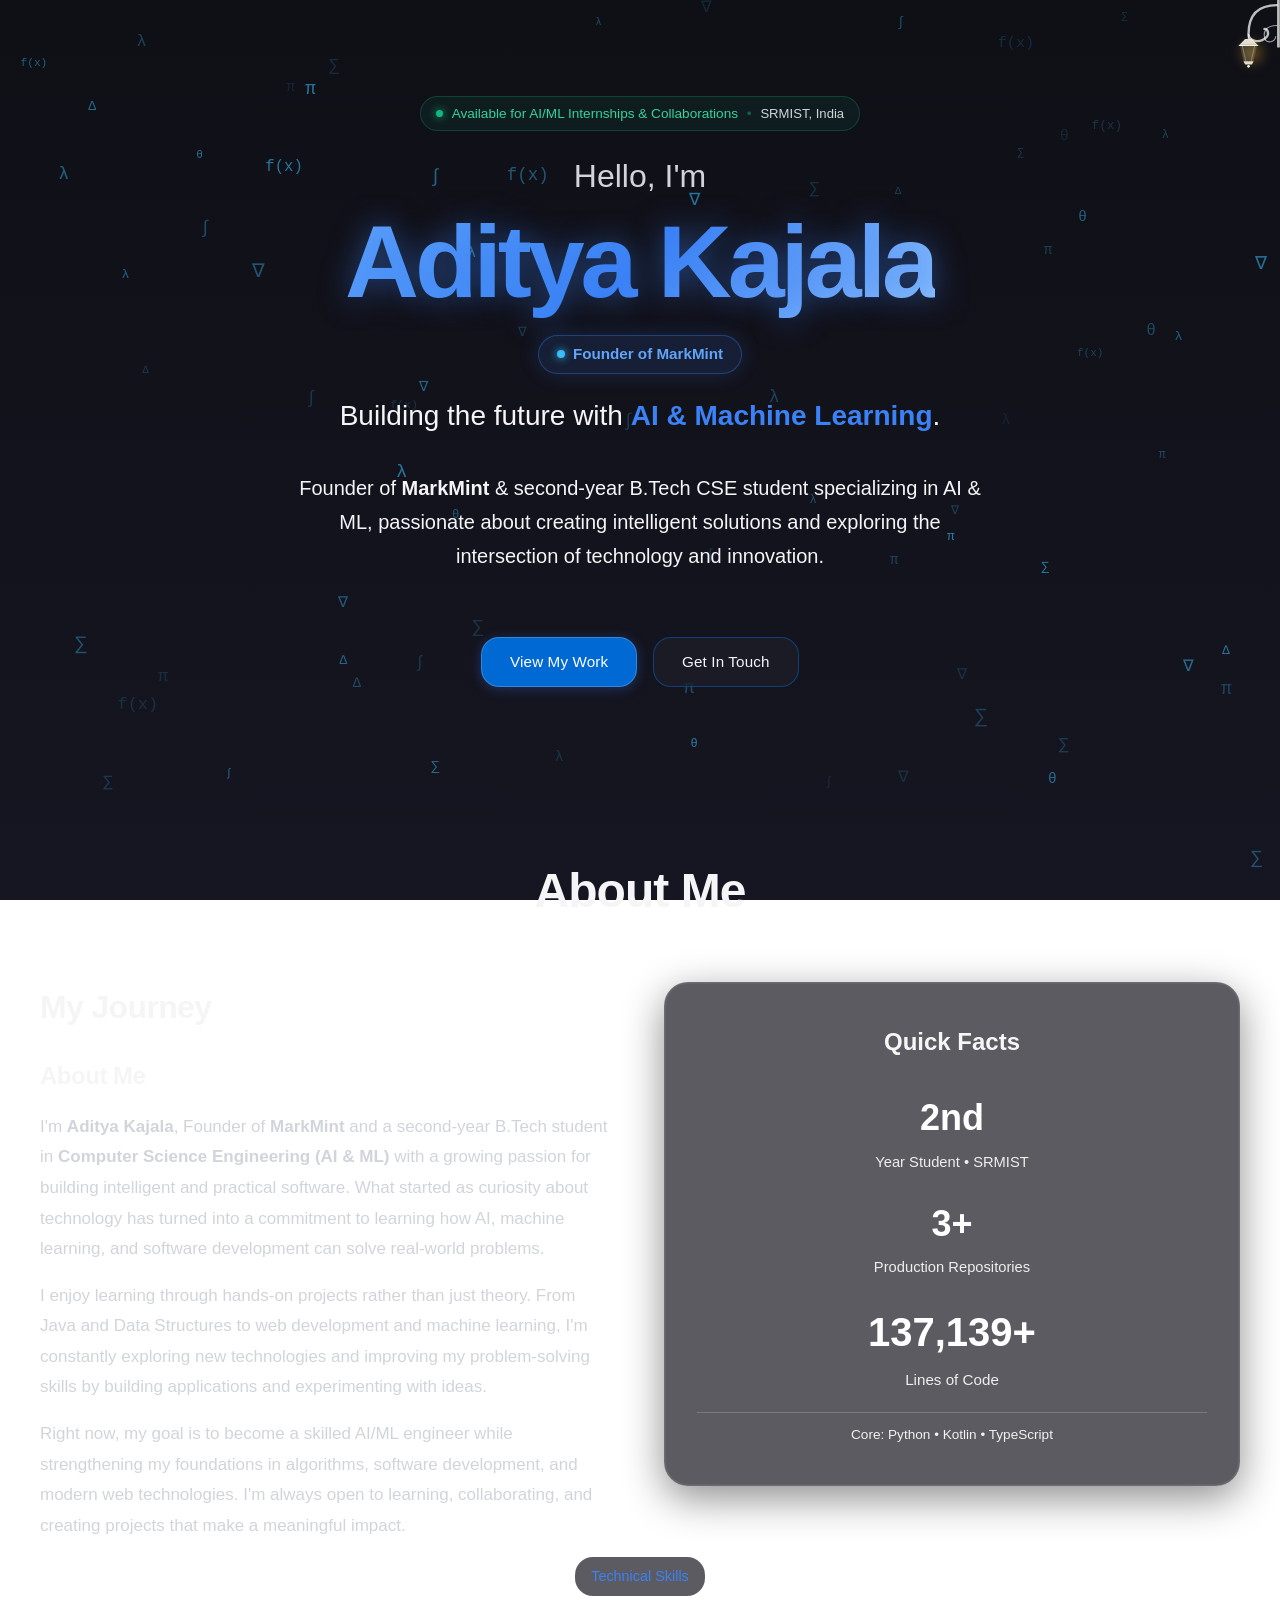
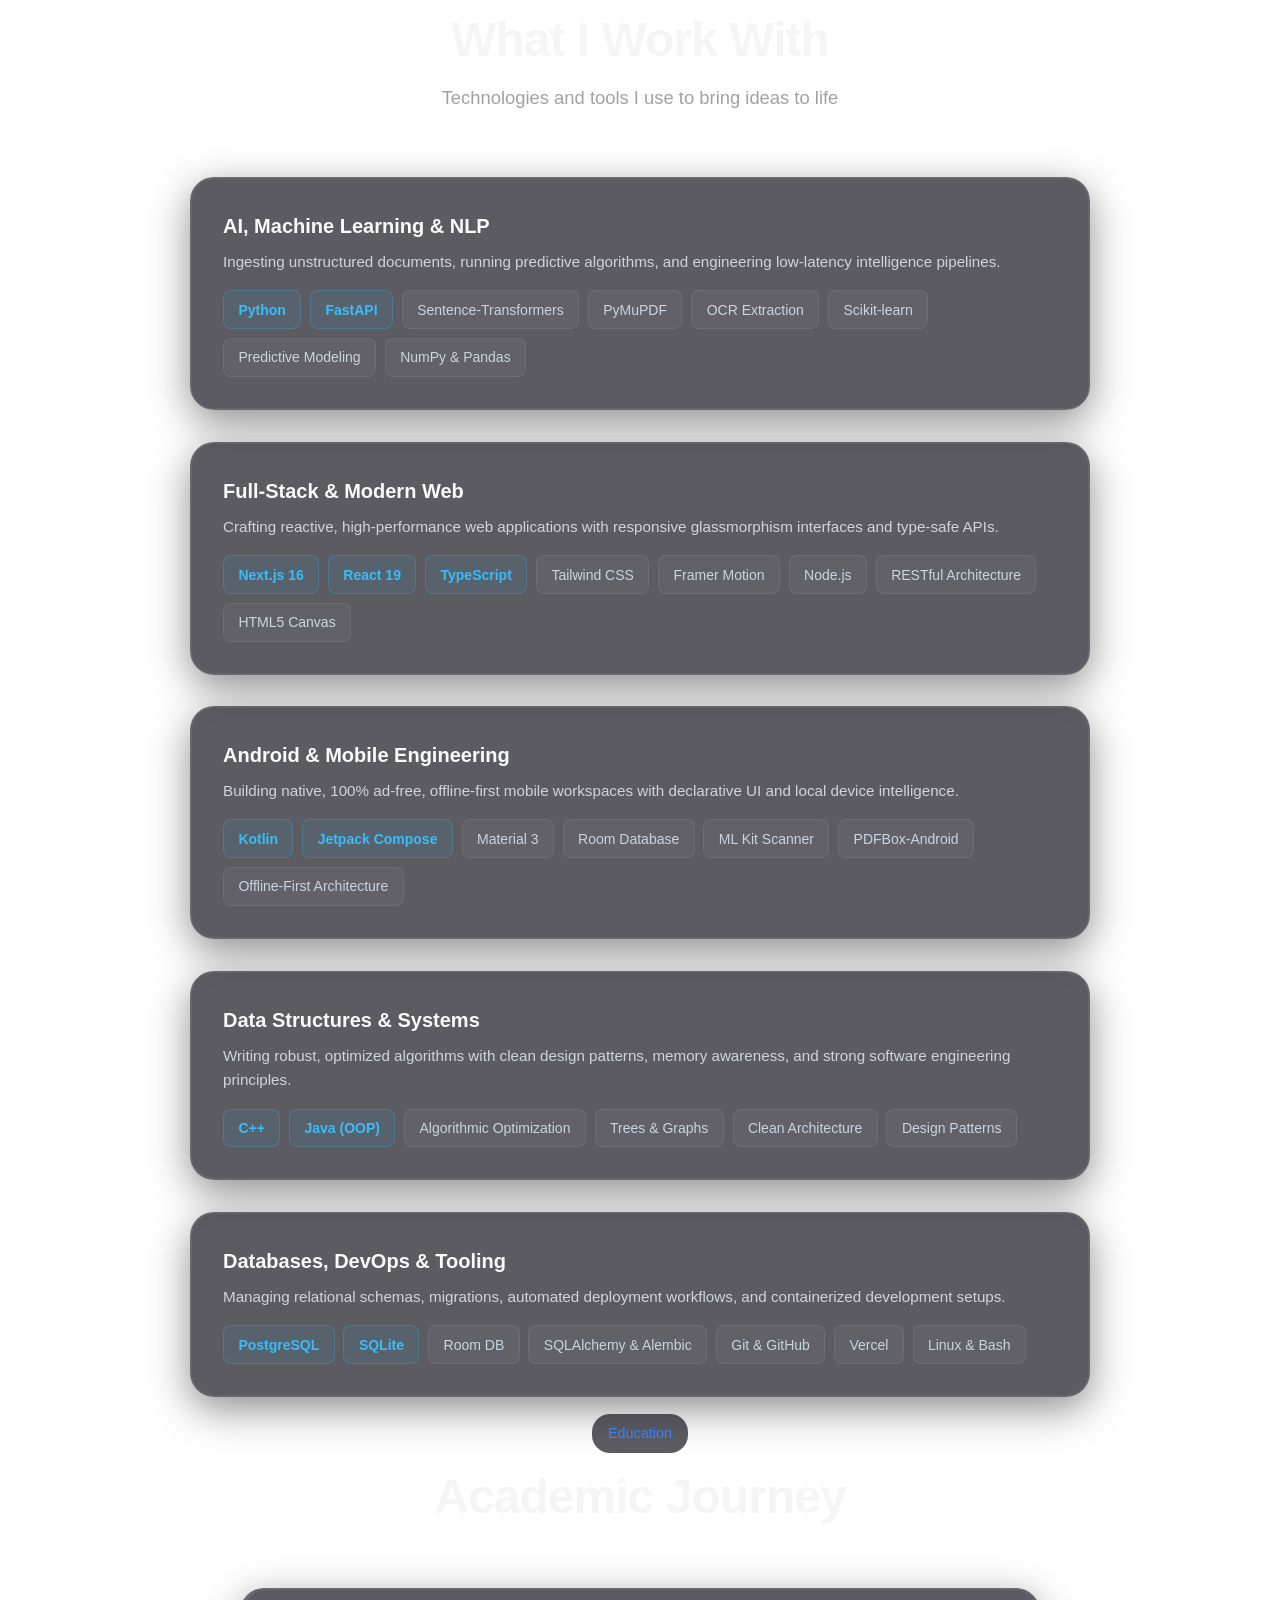
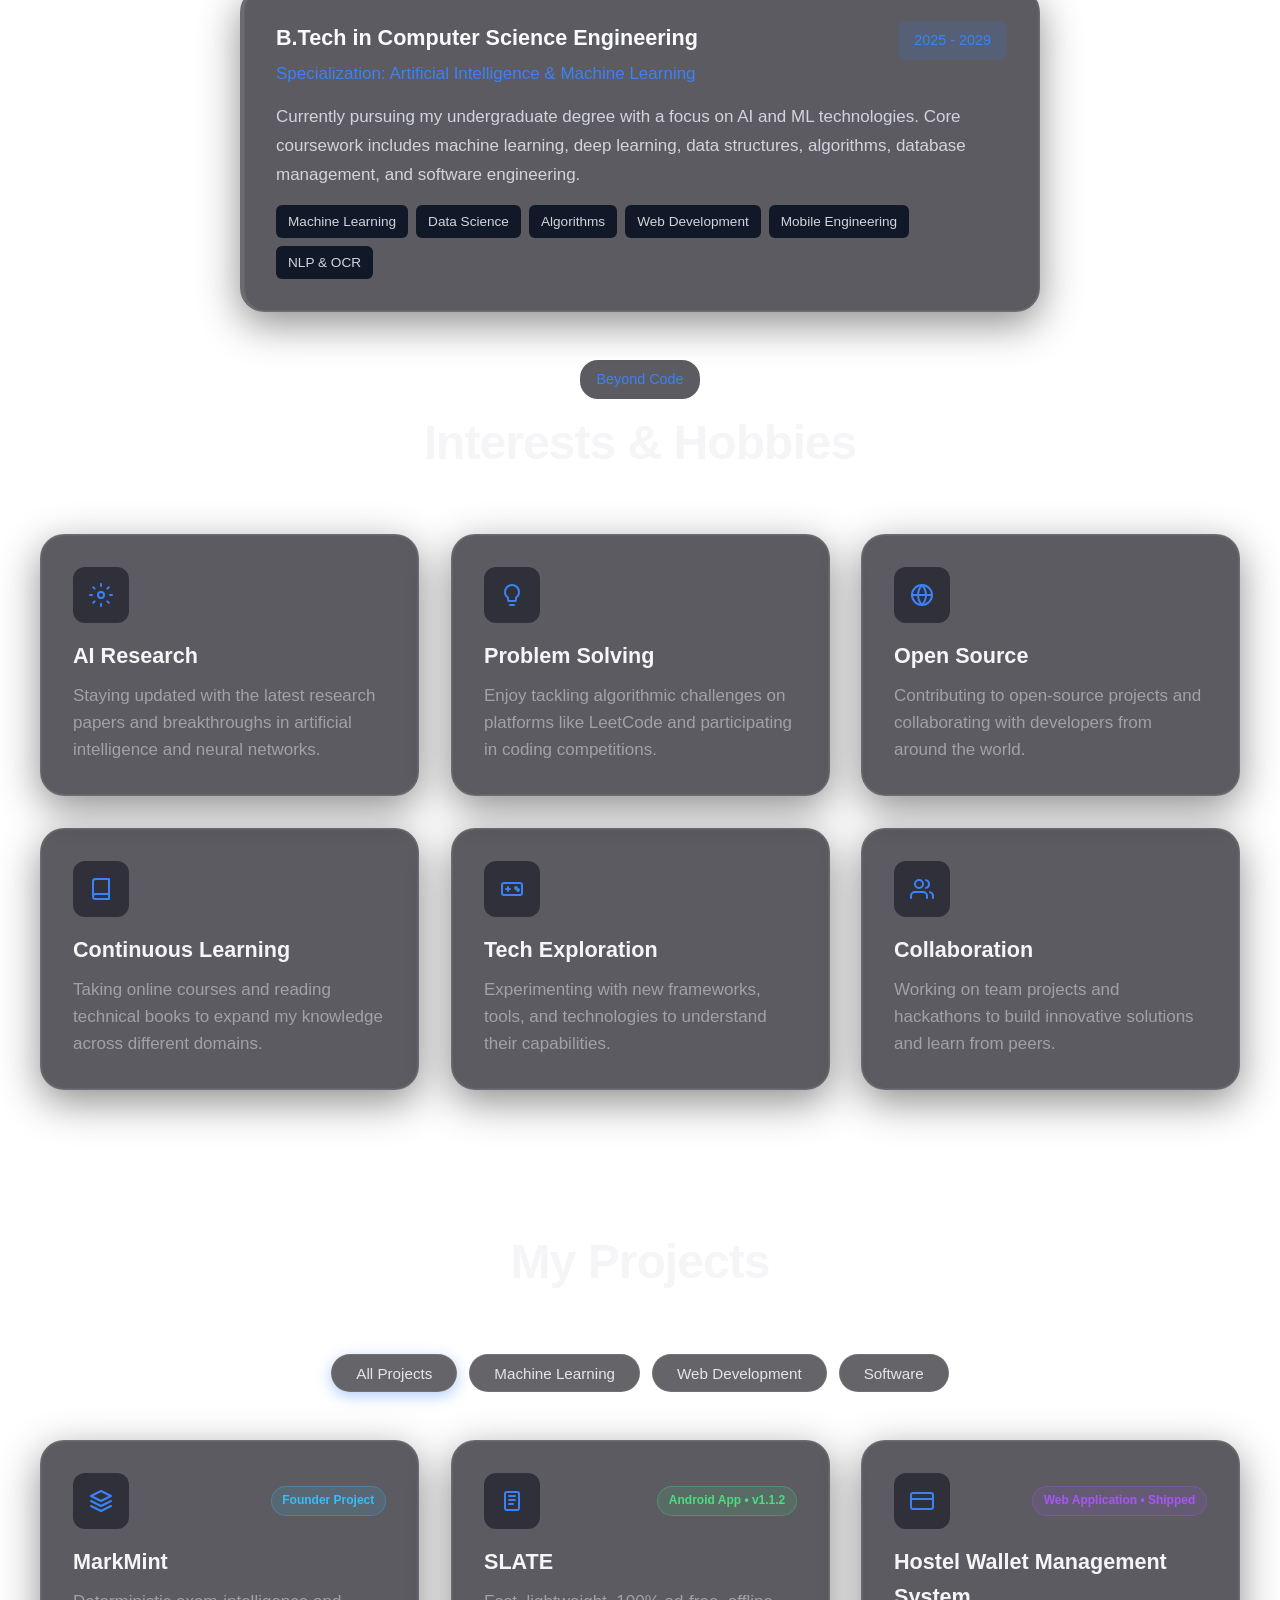
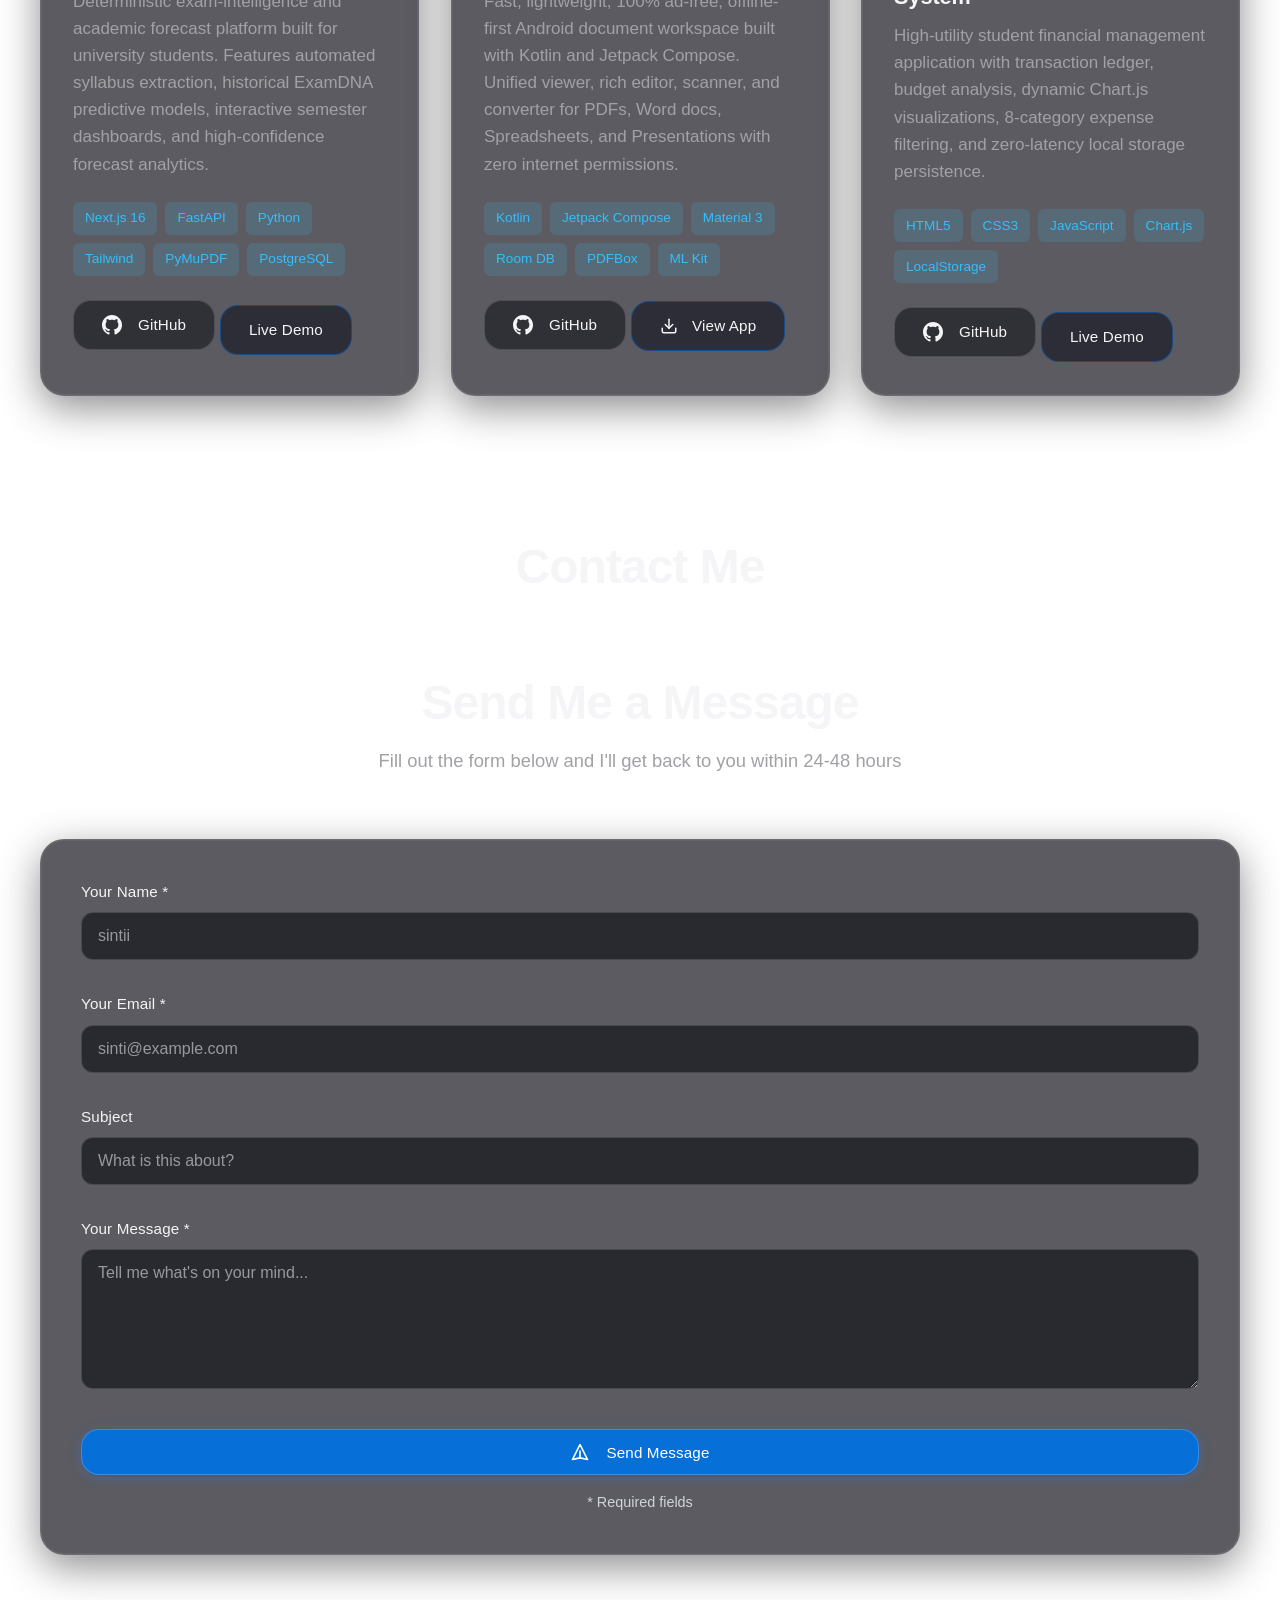
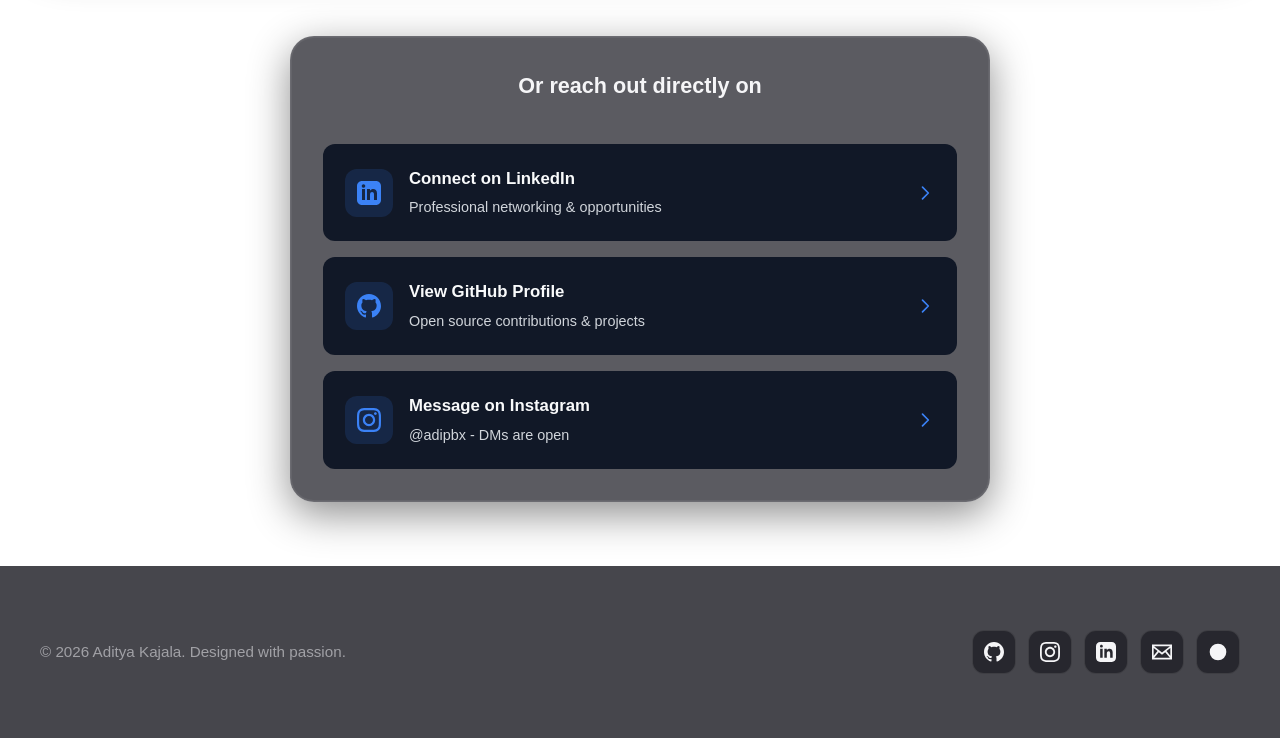
<file: index.html>
<!DOCTYPE html>

<html lang="en">
<head>
<meta charset="utf-8"/>
<meta content="width=device-width, initial-scale=1.0" name="viewport"/>
<meta content="ie=edge" http-equiv="X-UA-Compatible"/>
<!-- SEO Meta Tags -->
<meta content="Aditya Kajala - B.Tech CSE (AI &amp; ML) Student passionate about Machine Learning, Web Development, and Data Structures. View my projects and get in touch." name="description"/>
<meta content="Aditya Kajala, AI, Machine Learning, Web Development, DSA, Portfolio, B.Tech CSE" name="keywords"/>
<meta content="Aditya Kajala" name="author"/>
<!-- Open Graph Meta Tags -->
<meta content="Aditya Kajala - AI &amp; ML Student" property="og:title"/>
<meta content="B.Tech CSE (AI &amp; ML) Student passionate about Machine Learning and Web Development" property="og:description"/>
<meta content="website" property="og:type"/>
<meta content="https://adityakajala.github.io" property="og:url"/>
<!-- Twitter Card Meta Tags -->
<meta content="summary_large_image" name="twitter:card"/>
<meta content="Aditya Kajala | Founder of MarkMint" name="twitter:title"/>
<meta content="Aditya Kajala, Founder of MarkMint. Building the future with AI &amp; Machine Learning." name="twitter:description"/>

  <!-- Social Media Preview Images -->
  <meta property="og:title" content="Aditya Kajala | Founder of MarkMint">
  <meta property="og:description" content="Aditya Kajala, Founder of MarkMint. Building the future with AI & Machine Learning.">
  <meta property="og:image" content="https://adityakajala1.github.io/portfolio/assets/images/og-image.png?v=2">
  <meta property="og:image:width" content="1200">
  <meta property="og:image:height" content="630">
  <meta name="twitter:card" content="summary_large_image">
  <meta name="twitter:image" content="https://adityakajala1.github.io/portfolio/assets/images/og-image.png?v=2">

  <title>Aditya Kajala | Founder of MarkMint</title>
<!-- Favicon -->
<link href="./assets/logo.svg" rel="icon" type="image/svg+xml"/>
<!-- Stylesheets -->
<link href="./css/style.css?v=103" rel="stylesheet"/>
<link href="./css/animations.css?v=51" rel="stylesheet"/>
<link href="./css/glass-theme.css?v=51" rel="stylesheet"/>
<!-- Preload critical resources -->
<link as="style" href="./css/style.css" rel="preload"/>
<link as="script" href="./js/main.js?v=7" rel="preload"/>

<style>
  /* NUKE EVERYTHING THAT COULD CAUSE A LINE */
  html, body {
    min-height: 100vh;
    width: 100% !important;
    max-width: 100vw !important;
    overflow-x: hidden !important;
    background: transparent !important;
    background-color: transparent !important;
    background-image: none !important;
  }
  
  /* Make every single layout element completely transparent */
  main, section, header, footer, .hero, #about, #projects, #contact {
    background: transparent !important;
    background-color: transparent !important;
    background-image: none !important;
    box-shadow: none !important;
    border: none !important;
    backdrop-filter: none !important;
    -webkit-backdrop-filter: none !important;
  }
  
  /* Also hide any possible pseudo elements on layout wrappers */
  .hero::before, .hero::after, section::before, section::after {
    display: none !important;
    opacity: 0 !important;
  }

  /* Force global bg to be exactly the screen size and use a linear gradient to prevent any radial radius clipping bugs */
  #global-bg {
    position: fixed !important;
    top: 0 !important;
    left: 0 !important;
    width: 100% !important;
    height: 100% !important;
    z-index: -9999 !important;
    background: transparent !important;
  }
  
  /* Apply safe linear gradients */
  body.dark-theme #global-bg {
    background: linear-gradient(180deg, #0f0f16 0%, #161622 100%) !important;
  }
  body.blue-theme #global-bg {
    background: linear-gradient(180deg, #e0f2fe 0%, #bae6fd 50%, #38bdf8 100%) !important;
  }
  body:not(.dark-theme):not(.blue-theme) #global-bg {
    background: linear-gradient(180deg, #e8e8f0 0%, #c8dce8 100%) !important;
  }
  a, button, input, textarea, .card {
  }
</style>

  <meta name="google-site-verification" content="google0a1e98fcb82be004" />
</head>
<body>

  <!-- Global Math Embers Background -->
  <div id="global-bg" style="position: fixed; top: 0; left: 0; width: 100%; height: 100%; z-index: -5; overflow: visible;">
    <canvas id="math-canvas" style="width: 100%; height: 100%; display: block;"></canvas>
  </div>


  <!-- 2. Scroll Progress Bar -->
  <div id="scroll-progress" style="position: fixed; top: 0; left: 0; height: 3px; background: linear-gradient(90deg, #3B82F6, #60A5FA); z-index: 99999; width: 0%; transition: width 0.1s ease-out; box-shadow: 0 0 10px rgba(59, 130, 246, 0.5);"></div>


  <!-- Theme Toggle Lamp -->
  <button id="theme-lamp" aria-label="Toggle Theme" style="position: fixed; top: 0; right: 0; z-index: 1000; border: none; background: transparent; cursor: pointer; display: flex; flex-direction: column; align-items: flex-end; justify-content: flex-start; outline: none; padding: 0; transform-origin: top right;">
    <div style="position: relative;" class="lamp-container">
      <svg 
        width="48" 
        height="68" 
        viewBox="0 0 140 200" 
        fill="none" 
        xmlns="http://www.w3.org/2000/svg" 
        style="transform-origin: top right; transition: transform 0.3s;"
        onmouseover="this.style.transform='scale(1.08)'"
        onmouseout="this.style.transform='scale(1)'"
        onmousedown="this.style.transform='scale(0.95)'"
        onmouseup="this.style.transform='scale(1.08)'"
      >
        <!-- Wall Mount Plate (Flush against the top-right corner) -->
        <rect x="132" y="0" width="8" height="140" rx="1" fill="currentColor" style="color: var(--text-primary); opacity: 0.75;" />
        
        <!-- Main Ornate Bracket -->
        <path 
          d="M 132 15 C 65 15, 48 55, 48 100 C 48 120, 80 130, 100 110 C 110 100, 105 85, 95 85" 
          stroke="currentColor" 
          stroke-width="7" 
          stroke-linecap="round" 
          fill="none"
          style="color: var(--text-primary); opacity: 0.75;"
        />
        <!-- Secondary Bracket Swirl -->
        <path 
          d="M 132 75 C 98 75, 88 95, 98 118 C 108 128, 126 122, 128 108" 
          stroke="currentColor" 
          stroke-width="3.5" 
          stroke-linecap="round" 
          fill="none"
          style="color: var(--text-primary); opacity: 0.6;"
        />
        
        <!-- Lamp Connector -->
        <line x1="48" y1="100" x2="48" y2="115" stroke="currentColor" stroke-width="4.5" style="color: var(--text-primary); opacity: 0.75;" />
        
        <!-- Lantern Cap -->
        <path d="M 23 130 L 73 130 L 58 115 L 38 115 Z" fill="currentColor" style="color: var(--text-primary); opacity: 0.9;" />
        <path d="M 18 135 L 78 135 L 73 130 L 23 130 Z" fill="currentColor" style="color: var(--text-primary);" />
        
        <!-- Lantern Glass Body -->
        <path d="M 23 135 L 73 135 L 63 180 L 33 180 Z" fill="currentColor" style="color: var(--text-primary); opacity: 0.15;" />
        <!-- Glass Panes / Frame -->
        <path d="M 30 135 L 40 180 M 66 135 L 56 180" stroke="currentColor" stroke-width="2" style="color: var(--text-primary); opacity: 0.5;" />
        
        <!-- Lantern Bottom -->
        <path d="M 33 180 L 63 180 L 58 190 L 38 190 Z" fill="currentColor" style="color: var(--text-primary); opacity: 0.9;" />
        <circle cx="48" cy="195" r="4" fill="currentColor" style="color: var(--text-primary);" />
      </svg>
      <div class="lamp-glow" style="position: absolute; top: 62%; right: 58%; transform: translateX(50%); width: 18px; height: 18px; background: rgba(251, 191, 36, 0.45); border-radius: 50%; filter: blur(7px); pointer-events: none; transition: background 0.5s;"></div>
    </div>
  </button>

  


<script>
(function(){
  try{ var t=localStorage.getItem('theme') || 'dark'; document.body.classList.add(t+'-theme'); }catch(e){}
})();
</script>
<!-- Loading Animation -->
<div class="loader">
<div class="loader-spinner"></div>
</div>
<!-- Skip to main content (Accessibility) -->
<a class="skip-to-main" href="#home" style="position: absolute; left: -9999px; z-index: 999;">Skip to main content</a>
<!-- Navigation -->

<!-- Main Content -->
<main style="background: transparent !important; border: none !important; box-shadow: none !important;"><section class="hero" id="home" style="position: relative; overflow: visible !important; background: transparent !important; border: none !important; box-shadow: none !important;">
  
<div class="hero-content" style="z-index: 10; position: relative;">
<div style="display: flex; flex-direction: column; align-items: center; text-align: center; margin-bottom: 2rem;">
    <!-- Availability & Location Status Pill -->
    <div style="display: inline-flex; align-items: center; gap: 0.55rem; background: rgba(16, 185, 129, 0.08); border: 1px solid rgba(16, 185, 129, 0.25); padding: 0.35rem 0.95rem; border-radius: 9999px; font-size: 0.85rem; font-weight: 500; color: #34d399; margin-bottom: 1.25rem; backdrop-filter: blur(8px); animation: fadeInUp 0.8s ease forwards;">
      <span style="display: inline-block; width: 7px; height: 7px; border-radius: 50%; background: #10b981; box-shadow: 0 0 8px #10b981;"></span>
      <span>Available for AI/ML Internships &amp; Collaborations</span>
      <span style="opacity: 0.35;">•</span>
      <span style="color: var(--text-secondary); font-size: 0.82rem;">SRMIST, India</span>
    </div>
    <div style="font-size: clamp(1.25rem, 3vw, 2rem); font-weight: 500; color: var(--text-secondary); margin-bottom: 0.25rem; animation: fadeInUp 0.8s ease 0.05s forwards;">
        Hello, I'm
      </div>
      <h1 style="font-size: clamp(2.5rem, 8vw, 6.5rem); font-weight: 900; line-height: 1.1; letter-spacing: -0.04em; margin-bottom: 1rem; color: var(--text-primary); white-space: normal; animation: fadeInUp 0.8s ease 0.1s forwards;">
        <span class="text-gradient" style="display: inline-block; background: linear-gradient(135deg, #60A5FA 0%, #3B82F6 50%, #93C5FD 100%); -webkit-background-clip: text; -webkit-text-fill-color: transparent; color: #60A5FA; text-shadow: 0 0 30px rgba(59, 130, 246, 0.5);">Aditya Kajala</span>
      </h1>
      <div style="display: inline-flex; align-items: center; gap: 0.5rem; background: rgba(59, 130, 246, 0.12); border: 1px solid rgba(59, 130, 246, 0.35); padding: 0.4rem 1.15rem; border-radius: 9999px; font-size: 0.95rem; font-weight: 600; color: #60A5FA; margin-bottom: 1.25rem; box-shadow: 0 0 20px rgba(59, 130, 246, 0.2); animation: fadeInUp 0.8s ease 0.15s forwards;">
        <span style="display: inline-block; width: 8px; height: 8px; border-radius: 50%; background: #38BDF8; box-shadow: 0 0 8px #38BDF8;"></span>
        Founder of MarkMint
      </div>
      <h2 style="font-size: clamp(1.15rem, 3vw, 1.75rem); font-weight: 400; color: var(--text-secondary); max-width: 700px; margin: 0 auto; line-height: 1.6; animation: fadeInUp 0.8s ease 0.2s forwards;">
        Building the future with <span style="color: var(--accent-blue); font-weight: 600;">AI &amp; Machine Learning</span>.
      </h2>
  </div>
<p class="hero-description">
          Founder of <strong>MarkMint</strong> &amp; second-year B.Tech CSE student specializing in AI &amp; ML, passionate about creating intelligent solutions and exploring the intersection of technology and innovation.
        </p>
<div class="hero-cta">
<a class="btn btn-primary btn-magnetic" href="#projects">View My Work</a>
<a class="btn btn-secondary btn-magnetic" href="#contact">Get In Touch</a>
</div>
</div>
</section><section id="about" style="padding-top: 4rem; padding-bottom: 4rem; background: transparent !important; border: none !important; box-shadow: none !important;"><div class="container section-header reveal text-center"><h2 class="section-title">About Me</h2></div><div class="container">
<div style="display: grid; grid-template-columns: repeat(auto-fit, minmax(300px, 1fr)); gap: 3rem; align-items: start;">
<div class="reveal-left">
<h2 style="font-size: 2rem; font-weight: 700; margin-bottom: 1.5rem;  letter-spacing: -0.02em;">My Journey</h2>
<h2 style="font-size: 1.5rem; font-weight: 700; margin-bottom: 1rem;  letter-spacing: -0.02em;">About Me</h2>
<p style="color: var(--text-secondary); line-height: 1.8; margin-bottom: 1rem;">
              I'm <strong>Aditya Kajala</strong>, Founder of <strong>MarkMint</strong> and a second-year B.Tech student in <strong>Computer Science Engineering (AI &amp; ML)</strong> with a growing passion for building intelligent and practical software. What started as curiosity about technology has turned into a commitment to learning how AI, machine learning, and software development can solve real-world problems.
            </p>
<p style="color: var(--text-secondary); line-height: 1.8; margin-bottom: 1rem;">
              I enjoy learning through hands-on projects rather than just theory. From Java and Data Structures to web development and machine learning, I'm constantly exploring new technologies and improving my problem-solving skills by building applications and experimenting with ideas.
            </p>
<p style="color: var(--text-secondary); line-height: 1.8;">
              Right now, my goal is to become a skilled AI/ML engineer while strengthening my foundations in algorithms, software development, and modern web technologies. I'm always open to learning, collaborating, and creating projects that make a meaningful impact.
            </p>
</div>
<div class="reveal-right">
<div class="card quick-facts-card" style="text-align: center; padding: 2.5rem 2rem;">
<h3 style="font-size: 1.5rem; margin-bottom: 1.75rem; opacity: 0.95;">Quick Facts</h3>
<div style="display: grid; gap: 1.25rem;">
<div>
<div style="font-size: 2.25rem; font-weight: 700; margin-bottom: 0.25rem;">2nd</div>
<div style="opacity: 0.9; font-size: 0.92rem;">Year Student • SRMIST</div>
</div>
<div>
<div style="font-size: 2.25rem; font-weight: 700; margin-bottom: 0.25rem;">3+</div>
<div style="opacity: 0.9; font-size: 0.92rem;">Production Repositories</div>
</div>
<div>
<div style="font-size: 2.5rem; font-weight: 700; margin-bottom: 0.25rem;">137,139+</div>
  <div style="opacity: 0.9; font-size: 0.95rem;">Lines of Code</div>
</div>
<div style="padding-top: 0.75rem; border-top: 1px solid rgba(255, 255, 255, 0.2); font-size: 0.85rem; opacity: 0.92; line-height: 1.5;">
  Core: Python • Kotlin • TypeScript
</div>
</div>
</div>
</div>
</div>
</div><div class="container">
<div class="section-header reveal">
<span class="section-tag">Technical Skills</span>
<h2 class="section-title">What I Work With</h2>
<p class="section-description">
            Technologies and tools I use to bring ideas to life
          </p>
</div>
<div style="display: grid; gap: 2rem; max-width: 900px; margin: 0 auto;">
<!-- AI & Machine Learning -->
<div class="card reveal-stagger">
<h3 style="font-size: 1.25rem; font-weight: 600; color: var(--text-primary); margin-bottom: 0.5rem;">AI, Machine Learning &amp; NLP</h3>
<p style="color: var(--text-secondary); font-size: 0.95rem; line-height: 1.6;">
              Ingesting unstructured documents, running predictive algorithms, and engineering low-latency intelligence pipelines.
            </p>
<div class="skills-chips-wrap">
<span class="skill-chip skill-chip-primary">Python</span>
<span class="skill-chip skill-chip-primary">FastAPI</span>
<span class="skill-chip">Sentence-Transformers</span>
<span class="skill-chip">PyMuPDF</span>
<span class="skill-chip">OCR Extraction</span>
<span class="skill-chip">Scikit-learn</span>
<span class="skill-chip">Predictive Modeling</span>
<span class="skill-chip">NumPy &amp; Pandas</span>
</div>
</div>
<!-- Full-Stack & Modern Web -->
<div class="card reveal-stagger">
<h3 style="font-size: 1.25rem; font-weight: 600; color: var(--text-primary); margin-bottom: 0.5rem;">Full-Stack &amp; Modern Web</h3>
<p style="color: var(--text-secondary); font-size: 0.95rem; line-height: 1.6;">
              Crafting reactive, high-performance web applications with responsive glassmorphism interfaces and type-safe APIs.
            </p>
<div class="skills-chips-wrap">
<span class="skill-chip skill-chip-primary">Next.js 16</span>
<span class="skill-chip skill-chip-primary">React 19</span>
<span class="skill-chip skill-chip-primary">TypeScript</span>
<span class="skill-chip">Tailwind CSS</span>
<span class="skill-chip">Framer Motion</span>
<span class="skill-chip">Node.js</span>
<span class="skill-chip">RESTful Architecture</span>
<span class="skill-chip">HTML5 Canvas</span>
</div>
</div>
<!-- Android & Mobile Development -->
<div class="card reveal-stagger">
<h3 style="font-size: 1.25rem; font-weight: 600; color: var(--text-primary); margin-bottom: 0.5rem;">Android &amp; Mobile Engineering</h3>
<p style="color: var(--text-secondary); font-size: 0.95rem; line-height: 1.6;">
              Building native, 100% ad-free, offline-first mobile workspaces with declarative UI and local device intelligence.
            </p>
<div class="skills-chips-wrap">
<span class="skill-chip skill-chip-primary">Kotlin</span>
<span class="skill-chip skill-chip-primary">Jetpack Compose</span>
<span class="skill-chip">Material 3</span>
<span class="skill-chip">Room Database</span>
<span class="skill-chip">ML Kit Scanner</span>
<span class="skill-chip">PDFBox-Android</span>
<span class="skill-chip">Offline-First Architecture</span>
</div>
</div>
<!-- Data Structures & Systems -->
<div class="card reveal-stagger">
<h3 style="font-size: 1.25rem; font-weight: 600; color: var(--text-primary); margin-bottom: 0.5rem;">Data Structures &amp; Systems</h3>
<p style="color: var(--text-secondary); font-size: 0.95rem; line-height: 1.6;">
              Writing robust, optimized algorithms with clean design patterns, memory awareness, and strong software engineering principles.
            </p>
<div class="skills-chips-wrap">
<span class="skill-chip skill-chip-primary">C++</span>
<span class="skill-chip skill-chip-primary">Java (OOP)</span>
<span class="skill-chip">Algorithmic Optimization</span>
<span class="skill-chip">Trees &amp; Graphs</span>
<span class="skill-chip">Clean Architecture</span>
<span class="skill-chip">Design Patterns</span>
</div>
</div>
<!-- Databases & DevOps -->
<div class="card reveal-stagger">
<h3 style="font-size: 1.25rem; font-weight: 600; color: var(--text-primary); margin-bottom: 0.5rem;">Databases, DevOps &amp; Tooling</h3>
<p style="color: var(--text-secondary); font-size: 0.95rem; line-height: 1.6;">
              Managing relational schemas, migrations, automated deployment workflows, and containerized development setups.
            </p>
<div class="skills-chips-wrap">
<span class="skill-chip skill-chip-primary">PostgreSQL</span>
<span class="skill-chip skill-chip-primary">SQLite</span>
<span class="skill-chip">Room DB</span>
<span class="skill-chip">SQLAlchemy &amp; Alembic</span>
<span class="skill-chip">Git &amp; GitHub</span>
<span class="skill-chip">Vercel</span>
<span class="skill-chip">Linux &amp; Bash</span>
</div>
</div>
</div>
</div><div class="container">
<div class="section-header reveal">
<span class="section-tag">Education</span>
<h2 class="section-title">Academic Journey</h2>
</div>
<div style="max-width: 800px; margin: 0 auto;">
<!-- Current Education -->
<div class="card reveal-stagger" style="margin-bottom: 2rem; border-left: 4px solid var(--accent-blue);">
<div style="display: flex; justify-content: space-between; align-items: start; flex-wrap: wrap; gap: 1rem; margin-bottom: 1rem;">
<div>
<h3 style="font-size: 1.35rem; font-weight: 600; color: var(--text-primary);">B.Tech in Computer Science Engineering</h3>
<p style="color: var(--accent-blue); font-weight: 500; margin-top: 0.25rem;">Specialization: Artificial Intelligence &amp; Machine Learning</p>
</div>
<span style="padding: 0.5rem 1rem; background: var(--accent-blue-light); color: var(--accent-blue); border-radius: 8px; font-weight: 500; font-size: 0.9rem;">2025 - 2029</span>
</div>
<p style="color: var(--text-secondary); line-height: 1.7;">
              Currently pursuing my undergraduate degree with a focus on AI and ML technologies. Core coursework includes machine learning, deep learning, data structures, algorithms, database management, and software engineering.
            </p>
<div style="margin-top: 1rem; display: flex; gap: 0.5rem; flex-wrap: wrap;">
<span style="font-size: 0.85rem; padding: 0.35rem 0.75rem; background: var(--light-grey); color: var(--text-secondary); border-radius: 6px;">Machine Learning</span>
<span style="font-size: 0.85rem; padding: 0.35rem 0.75rem; background: var(--light-grey); color: var(--text-secondary); border-radius: 6px;">Data Science</span>
<span style="font-size: 0.85rem; padding: 0.35rem 0.75rem; background: var(--light-grey); color: var(--text-secondary); border-radius: 6px;">Algorithms</span>
<span style="font-size: 0.85rem; padding: 0.35rem 0.75rem; background: var(--light-grey); color: var(--text-secondary); border-radius: 6px;">Web Development</span>
<span style="font-size: 0.85rem; padding: 0.35rem 0.75rem; background: var(--light-grey); color: var(--text-secondary); border-radius: 6px;">Mobile Engineering</span>
<span style="font-size: 0.85rem; padding: 0.35rem 0.75rem; background: var(--light-grey); color: var(--text-secondary); border-radius: 6px;">NLP &amp; OCR</span>
</div>
</div>
</div>
</div><div class="container">
<div class="section-header reveal">
<span class="section-tag">Beyond Code</span>
<h2 class="section-title">Interests &amp; Hobbies</h2>
</div>
<div class="grid grid-3">
<div class="card card-hover-lift reveal-stagger">
<div class="card-icon"><svg fill="none" height="24" stroke="currentColor" stroke-linecap="round" stroke-linejoin="round" stroke-width="2" viewbox="0 0 24 24" width="24"><circle cx="12" cy="12" r="3"></circle><path d="M12 1v2M12 21v2M4.22 4.22l1.42 1.42M18.36 18.36l1.42 1.42M1 12h2M21 12h2M4.22 19.78l1.42-1.42M18.36 5.64l1.42-1.42"></path></svg></div>
<h3 class="card-title">AI Research</h3>
<p class="card-description">
              Staying updated with the latest research papers and breakthroughs in artificial intelligence and neural networks.
            </p>
</div>
<div class="card card-hover-lift reveal-stagger">
<div class="card-icon"><svg fill="none" height="24" stroke="currentColor" stroke-linecap="round" stroke-linejoin="round" stroke-width="2" viewbox="0 0 24 24" width="24"><path d="M9 18h6M10 22h4"></path><path d="M12 2a7 7 0 0 0-7 7c0 2.38 1.19 4.47 3 5.74V17a1 1 0 0 0 1 1h6a1 1 0 0 0 1-1v-2.26C17.81 13.47 19 11.38 19 9a7 7 0 0 0-7-7z"></path></svg></div>
<h3 class="card-title">Problem Solving</h3>
<p class="card-description">
              Enjoy tackling algorithmic challenges on platforms like LeetCode and participating in coding competitions.
            </p>
</div>
<div class="card card-hover-lift reveal-stagger">
<div class="card-icon"><svg fill="none" height="24" stroke="currentColor" stroke-linecap="round" stroke-linejoin="round" stroke-width="2" viewbox="0 0 24 24" width="24"><circle cx="12" cy="12" r="10"></circle><line x1="2" x2="22" y1="12" y2="12"></line><path d="M12 2a15.3 15.3 0 0 1 4 10 15.3 15.3 0 0 1-4 10 15.3 15.3 0 0 1-4-10 15.3 15.3 0 0 1 4-10z"></path></svg></div>
<h3 class="card-title">Open Source</h3>
<p class="card-description">
              Contributing to open-source projects and collaborating with developers from around the world.
            </p>
</div>
<div class="card card-hover-lift reveal-stagger">
<div class="card-icon"><svg fill="none" height="24" stroke="currentColor" stroke-linecap="round" stroke-linejoin="round" stroke-width="2" viewbox="0 0 24 24" width="24"><path d="M4 19.5A2.5 2.5 0 0 1 6.5 17H20"></path><path d="M6.5 2H20v20H6.5A2.5 2.5 0 0 1 4 19.5v-15A2.5 2.5 0 0 1 6.5 2z"></path></svg></div>
<h3 class="card-title">Continuous Learning</h3>
<p class="card-description">
              Taking online courses and reading technical books to expand my knowledge across different domains.
            </p>
</div>
<div class="card card-hover-lift reveal-stagger">
<div class="card-icon"><svg fill="none" height="24" stroke="currentColor" stroke-linecap="round" stroke-linejoin="round" stroke-width="2" viewbox="0 0 24 24" width="24"><rect height="12" rx="2" width="20" x="2" y="6"></rect><path d="M6 12h4M8 10v4"></path><circle cx="16" cy="11" r="1"></circle><circle cx="18" cy="13" r="1"></circle></svg></div>
<h3 class="card-title">Tech Exploration</h3>
<p class="card-description">
              Experimenting with new frameworks, tools, and technologies to understand their capabilities.
            </p>
</div>
<div class="card card-hover-lift reveal-stagger">
<div class="card-icon"><svg fill="none" height="24" stroke="currentColor" stroke-linecap="round" stroke-linejoin="round" stroke-width="2" viewbox="0 0 24 24" width="24"><path d="M17 21v-2a4 4 0 0 0-4-4H5a4 4 0 0 0-4 4v2"></path><circle cx="9" cy="7" r="4"></circle><path d="M23 21v-2a4 4 0 0 0-3-3.87"></path><path d="M16 3.13a4 4 0 0 1 0 7.75"></path></svg></div>
<h3 class="card-title">Collaboration</h3>
<p class="card-description">
              Working on team projects and hackathons to build innovative solutions and learn from peers.
            </p>
</div>
</div>
</div></section><section id="projects" style="padding-top: 4rem; padding-bottom: 4rem; background: transparent !important; border: none !important; box-shadow: none !important;"><div class="container section-header reveal text-center"><h2 class="section-title">My Projects</h2></div><div class="container">
<div class="filter-container reveal">
<button class="filter-btn active" data-filter="all">All Projects</button>
<button class="filter-btn" data-filter="ml">Machine Learning</button>
<button class="filter-btn" data-filter="web">Web Development</button>
<button class="filter-btn" data-filter="software">Software</button>
</div>
</div><div class="container">
<div class="grid grid-3">

  <!-- Project: MarkMint (Flagship Founder Project) -->
  <div class="card project-card card-shine reveal-stagger" data-category="ml web">
    <div style="display: flex; align-items: center; justify-content: space-between; margin-bottom: 1rem;">
      <div class="card-icon" style="margin-bottom: 0;">
        <svg fill="none" height="24" stroke="currentColor" stroke-linecap="round" stroke-linejoin="round" stroke-width="2" viewbox="0 0 24 24" width="24"><path d="M12 2L2 7l10 5 10-5-10-5zM2 17l10 5 10-5M2 12l10 5 10-5"></path></svg>
      </div>
      <span style="font-size: 0.75rem; font-weight: 600; color: #38bdf8; background: rgba(56, 189, 248, 0.12); border: 1px solid rgba(56, 189, 248, 0.3); padding: 0.25rem 0.65rem; border-radius: 9999px;">Founder Project</span>
    </div>
    <h3 class="card-title">MarkMint</h3>
    <p class="card-description">
      Deterministic exam-intelligence and academic forecast platform built for university students. Features automated syllabus extraction, historical ExamDNA predictive models, interactive semester dashboards, and high-confidence forecast analytics.
    </p>
    <div class="tech-stack">
      <span class="tech-tag">Next.js 16</span>
      <span class="tech-tag">FastAPI</span>
      <span class="tech-tag">Python</span>
      <span class="tech-tag">Tailwind</span>
      <span class="tech-tag">PyMuPDF</span>
      <span class="tech-tag">PostgreSQL</span>
    </div>
    <div class="project-links">
      <a class="btn btn-ghost" href="https://github.com/adityakajala1/markmint" target="_blank" rel="noopener noreferrer">
        <svg width="20" height="20" fill="currentColor" viewBox="0 0 24 24" style="margin-right: 8px;"><path d="M12 0c-6.626 0-12 5.373-12 12 0 5.302 3.438 9.8 8.207 11.387.599.111.793-.261.793-.577v-2.234c-3.338.726-4.033-1.416-4.033-1.416-.546-1.387-1.333-1.756-1.333-1.756-1.089-.745.083-.729.083-.729 1.205.084 1.839 1.237 1.839 1.237 1.07 1.834 2.807 1.304 3.492.997.107-.775.418-1.305.762-1.604-2.665-.305-5.467-1.334-5.467-5.931 0-1.311.469-2.381 1.236-3.221-.124-.303-.535-1.524.117-3.176 0 0 1.008-.322 3.301 1.23.957-.266 1.983-.399 3.003-.404 1.02.005 2.047.138 3.006.404 2.291-1.552 3.297-1.23 3.297-1.23.653 1.653.242 2.874.118 3.176.77.84 1.235 1.911 1.235 3.221 0 4.609-2.807 5.624-5.479 5.921.43.372.823 1.102.823 2.222v3.293c0 .319.192.694.801.576 4.765-1.589 8.199-6.086 8.199-11.386 0-6.627-5.373-12-12-12z"/></svg>
        GitHub
      </a>
      <a class="btn btn-secondary" href="https://markmint.vercel.app" target="_blank" rel="noopener noreferrer">
        Live Demo
      </a>
    </div>
  </div>

  <!-- Project: SLATE (Offline Android Workspace) -->
  <div class="card project-card card-shine reveal-stagger" data-category="software">
    <div style="display: flex; align-items: center; justify-content: space-between; margin-bottom: 1rem;">
      <div class="card-icon" style="margin-bottom: 0;">
        <svg fill="none" height="24" stroke="currentColor" stroke-linecap="round" stroke-linejoin="round" stroke-width="2" viewbox="0 0 24 24" width="24"><rect height="18" rx="2" ry="2" width="14" x="5" y="3"></rect><line x1="9" x2="15" y1="7" y2="7"></line><line x1="9" x2="15" y1="11" y2="11"></line><line x1="9" x2="13" y1="15" y2="15"></line></svg>
      </div>
      <span style="font-size: 0.75rem; font-weight: 600; color: #4ade80; background: rgba(74, 222, 128, 0.12); border: 1px solid rgba(74, 222, 128, 0.3); padding: 0.25rem 0.65rem; border-radius: 9999px;">Android App • v1.1.2</span>
    </div>
    <h3 class="card-title">SLATE</h3>
    <p class="card-description">
      Fast, lightweight, 100% ad-free, offline-first Android document workspace built with Kotlin and Jetpack Compose. Unified viewer, rich editor, scanner, and converter for PDFs, Word docs, Spreadsheets, and Presentations with zero internet permissions.
    </p>
    <div class="tech-stack">
      <span class="tech-tag">Kotlin</span>
      <span class="tech-tag">Jetpack Compose</span>
      <span class="tech-tag">Material 3</span>
      <span class="tech-tag">Room DB</span>
      <span class="tech-tag">PDFBox</span>
      <span class="tech-tag">ML Kit</span>
    </div>
    <div class="project-links">
      <a class="btn btn-ghost" href="https://github.com/adityakajala1/SLATE" target="_blank" rel="noopener noreferrer">
        <svg width="20" height="20" fill="currentColor" viewBox="0 0 24 24" style="margin-right: 8px;"><path d="M12 0c-6.626 0-12 5.373-12 12 0 5.302 3.438 9.8 8.207 11.387.599.111.793-.261.793-.577v-2.234c-3.338.726-4.033-1.416-4.033-1.416-.546-1.387-1.333-1.756-1.333-1.756-1.089-.745.083-.729.083-.729 1.205.084 1.839 1.237 1.839 1.237 1.07 1.834 2.807 1.304 3.492.997.107-.775.418-1.305.762-1.604-2.665-.305-5.467-1.334-5.467-5.931 0-1.311.469-2.381 1.236-3.221-.124-.303-.535-1.524.117-3.176 0 0 1.008-.322 3.301 1.23.957-.266 1.983-.399 3.003-.404 1.02.005 2.047.138 3.006.404 2.291-1.552 3.297-1.23 3.297-1.23.653 1.653.242 2.874.118 3.176.77.84 1.235 1.911 1.235 3.221 0 4.609-2.807 5.624-5.479 5.921.43.372.823 1.102.823 2.222v3.293c0 .319.192.694.801.576 4.765-1.589 8.199-6.086 8.199-11.386 0-6.627-5.373-12-12-12z"/></svg>
        GitHub
      </a>
      <a class="btn btn-secondary" href="https://github.com/adityakajala1/SLATE" target="_blank" rel="noopener noreferrer">
        <svg fill="none" height="18" stroke="currentColor" stroke-linecap="round" stroke-linejoin="round" stroke-width="2" style="margin-right: 6px;" viewbox="0 0 24 24" width="18"><path d="M21 15v4a2 2 0 0 1-2 2H5a2 2 0 0 1-2-2v-4"></path><polyline points="7 10 12 15 17 10"></polyline><line x1="12" x2="12" y1="15" y2="3"></line></svg>
        View App
      </a>
    </div>
  </div>

  <!-- Project: Hostel Wallet Management System -->
  <div class="card project-card card-shine reveal-stagger" data-category="web software">
    <div style="display: flex; align-items: center; justify-content: space-between; margin-bottom: 1rem;">
      <div class="card-icon" style="margin-bottom: 0;">
        <svg fill="none" height="24" stroke="currentColor" stroke-linecap="round" stroke-linejoin="round" stroke-width="2" viewbox="0 0 24 24" width="24"><rect height="16" rx="2" ry="2" width="22" x="1" y="4"></rect><line x1="1" x2="23" y1="10" y2="10"></line></svg>
      </div>
      <span style="font-size: 0.75rem; font-weight: 600; color: #a855f7; background: rgba(168, 85, 247, 0.12); border: 1px solid rgba(168, 85, 247, 0.3); padding: 0.25rem 0.65rem; border-radius: 9999px;">Web Application • Shipped</span>
    </div>
    <h3 class="card-title">Hostel Wallet Management System</h3>
    <p class="card-description">
      High-utility student financial management application with transaction ledger, budget analysis, dynamic Chart.js visualizations, 8-category expense filtering, and zero-latency local storage persistence.
    </p>
    <div class="tech-stack">
      <span class="tech-tag">HTML5</span>
      <span class="tech-tag">CSS3</span>
      <span class="tech-tag">JavaScript</span>
      <span class="tech-tag">Chart.js</span>
      <span class="tech-tag">LocalStorage</span>
    </div>
    <div class="project-links">
      <a class="btn btn-ghost" href="https://github.com/adityakajala1/hostel-wallet" rel="noopener noreferrer" target="_blank">
        <svg width="20" height="20" fill="currentColor" viewBox="0 0 24 24" style="margin-right: 8px;"><path d="M12 0c-6.626 0-12 5.373-12 12 0 5.302 3.438 9.8 8.207 11.387.599.111.793-.261.793-.577v-2.234c-3.338.726-4.033-1.416-4.033-1.416-.546-1.387-1.333-1.756-1.333-1.756-1.089-.745.083-.729.083-.729 1.205.084 1.839 1.237 1.839 1.237 1.07 1.834 2.807 1.304 3.492.997.107-.775.418-1.305.762-1.604-2.665-.305-5.467-1.334-5.467-5.931 0-1.311.469-2.381 1.236-3.221-.124-.303-.535-1.524.117-3.176 0 0 1.008-.322 3.301 1.23.957-.266 1.983-.399 3.003-.404 1.02.005 2.047.138 3.006.404 2.291-1.552 3.297-1.23 3.297-1.23.653 1.653.242 2.874.118 3.176.77.84 1.235 1.911 1.235 3.221 0 4.609-2.807 5.624-5.479 5.921.43.372.823 1.102.823 2.222v3.293c0 .319.192.694.801.576 4.765-1.589 8.199-6.086 8.199-11.386 0-6.627-5.373-12-12-12z"/></svg>
        GitHub
      </a>
      <a class="btn btn-secondary" href="https://adityakajala1.github.io/hostel-wallet/" rel="noopener noreferrer" target="_blank">
        Live Demo
      </a>
    </div>
  </div>

</div>
</div></section><section id="contact" style="padding-top: 4rem; padding-bottom: 4rem; background: transparent !important; border: none !important; box-shadow: none !important;"><div class="container section-header reveal text-center"><h2 class="section-title">Contact Me</h2></div><div class="container">

</div><div class="container">
<div class="section-header reveal">
<h2 class="section-title">Send Me a Message</h2>
<p class="section-description">
            Fill out the form below and I'll get back to you within 24-48 hours
          </p>
</div>
<div class="form-container reveal">
<form action="https://api.web3forms.com/submit" class="card" id="contact-form" method="POST" style="padding: 2.5rem;">
<input type="hidden" name="access_key" value="9655d3c8-5236-45e0-990b-63a5f588c23a">
<!-- TODO: Set Web3Forms access key via server-side proxy or data attribute injection. Do NOT ship plaintext keys in client-side source. -->
<!-- Redirect to thank you page after submission -->
<div class="form-group">
<label class="form-label" for="name">Your Name *</label>
<input class="form-input" id="name" name="name" placeholder="sintii" required="" type="text"/>
<p class="form-error">Please enter your name</p>
</div>
<div class="form-group">
<label class="form-label" for="email">Your Email *</label>
<input class="form-input" id="email" name="email" placeholder="sinti@example.com" required="" type="email"/>
<p class="form-error">Please enter a valid email address</p>
</div>
<div class="form-group">
<label class="form-label" for="subject">Subject</label>
<input class="form-input" id="subject" name="subject" placeholder="What is this about?" type="text"/>
</div>
<div class="form-group">
<label class="form-label" for="message">Your Message *</label>
<textarea class="form-textarea" id="message" name="message" placeholder="Tell me what's on your mind..." required=""></textarea>
<p class="form-error">Please enter a message</p>
</div>
<!-- Honeypot Spam Protection -->
<input name="botcheck" style="display: none;" type="checkbox"/>
<button class="btn btn-primary" style="width: 100%;" type="submit">
<svg fill="none" height="20" stroke="currentColor" style="margin-right: 0.5rem;" viewbox="0 0 24 24" width="20">
<path d="M12 19l9 2-9-18-9 18 9-2zm0 0v-8" stroke-linecap="round" stroke-linejoin="round" stroke-width="2"></path>
</svg>
              Send Message
            </button>
<p style="margin-top: 1rem; text-align: center; color: var(--text-secondary); font-size: 0.9rem;">
              * Required fields
            </p>
</form>
</div>
</div><div class="container">
<div style="max-width: 700px; margin: 5rem auto 0 auto;">
  <div class="card reveal" style="padding: 2rem;">
  <h3 style="font-size: 1.35rem; font-weight: 600; margin-bottom: 2.5rem; text-align: center;">
              Or reach out directly on
            </h3>
<div style="display: grid; gap: 1rem;">
<!-- LinkedIn Option -->
<a class="contact-hover-card" href="https://www.linkedin.com/in/adityakajala" rel="noopener noreferrer" style="display: flex; align-items: center; gap: 1rem; padding: 1.25rem; background: var(--light-grey); border-radius: var(--radius-md); text-decoration: none; color: var(--text-primary); transition: all 0.3s; border: 2px solid transparent;" target="_blank">
<div style="width: 48px; height: 48px; background: var(--accent-blue-light); border-radius: var(--radius-md); display: flex; align-items: center; justify-content: center; flex-shrink: 0;">
<svg fill="currentColor" height="24" style="color: var(--accent-blue);" viewbox="0 0 24 24" width="24"><path d="M19 0h-14c-2.761 0-5 2.239-5 5v14c0 2.761 2.239 5 5 5h14c2.762 0 5-2.239 5-5v-14c0-2.761-2.238-5-5-5zm-11 19h-3v-11h3v11zm-1.5-12.268c-.966 0-1.75-.79-1.75-1.764s.784-1.764 1.75-1.764 1.75.79 1.75 1.764-.783 1.764-1.75 1.764zm13.5 12.268h-3v-5.604c0-3.368-4-3.113-4 0v5.604h-3v-11h3v1.765c1.396-2.586 7-2.777 7 2.476v6.759z"></path></svg>
</div>
<div style="flex: 1;">
<div style="font-weight: 600; font-size: 1.05rem; margin-bottom: 0.25rem;">Connect on LinkedIn</div>
<div style="color: var(--text-secondary); font-size: 0.9rem;">Professional networking &amp; opportunities</div>
</div>
<svg fill="none" height="20" stroke="currentColor" style="color: var(--accent-blue);" viewbox="0 0 24 24" width="20">
<path d="M9 5l7 7-7 7" stroke-linecap="round" stroke-linejoin="round" stroke-width="2"></path>
</svg>
</a>
<!-- GitHub Option -->
                <a class="contact-hover-card" href="https://github.com/adityakajala1" rel="noopener noreferrer" style="display: flex; align-items: center; gap: 1rem; padding: 1.25rem; background: var(--light-grey); border-radius: var(--radius-md); text-decoration: none; color: var(--text-primary); transition: all 0.3s; border: 2px solid transparent;" target="_blank">
                  <div style="width: 48px; height: 48px; background: var(--accent-blue-light); border-radius: var(--radius-md); display: flex; align-items: center; justify-content: center; flex-shrink: 0;">
                    <svg fill="currentColor" height="24" style="color: var(--accent-blue);" viewbox="0 0 24 24" width="24"><path d="M12 0c-6.626 0-12 5.373-12 12 0 5.302 3.438 9.8 8.207 11.387.599.111.793-.261.793-.577v-2.234c-3.338.726-4.033-1.416-4.033-1.416-.546-1.387-1.333-1.756-1.333-1.756-1.089-.745.083-.729.083-.729 1.205.084 1.839 1.237 1.839 1.237 1.07 1.834 2.807 1.304 3.492.997.107-.775.418-1.305.762-1.604-2.665-.305-5.467-1.334-5.467-5.931 0-1.311.469-2.381 1.236-3.221-.124-.303-.535-1.524.117-3.176 0 0 1.008-.322 3.301 1.23.957-.266 1.983-.399 3.003-.404 1.02.005 2.047.138 3.006.404 2.291-1.552 3.297-1.23 3.297-1.23.653 1.653.242 2.874.118 3.176.77.84 1.235 1.911 1.235 3.221 0 4.609-2.807 5.624-5.479 5.921.43.372.823 1.102.823 2.222v3.293c0 .319.192.694.801.576 4.765-1.589 8.199-6.086 8.199-11.386 0-6.627-5.373-12-12-12z"></path></svg>
                  </div>
                  <div style="flex: 1;">
                    <div style="font-weight: 600; font-size: 1.05rem; margin-bottom: 0.25rem;">View GitHub Profile</div>
                    <div style="color: var(--text-secondary); font-size: 0.9rem;">Open source contributions &amp; projects</div>
                  </div>
                  <svg fill="none" height="20" stroke="currentColor" style="color: var(--accent-blue);" viewbox="0 0 24 24" width="20"><path d="M9 5l7 7-7 7" stroke-linecap="round" stroke-linejoin="round" stroke-width="2"></path></svg>
                </a>
              <!-- Instagram Option -->
<a class="contact-hover-card" href="https://instagram.com/adipbx" rel="noopener noreferrer" style="display: flex; align-items: center; gap: 1rem; padding: 1.25rem; background: var(--light-grey); border-radius: var(--radius-md); text-decoration: none; color: var(--text-primary); transition: all 0.3s; border: 2px solid transparent;" target="_blank">
<div style="width: 48px; height: 48px; background: var(--accent-blue-light); border-radius: var(--radius-md); display: flex; align-items: center; justify-content: center; flex-shrink: 0;">
<svg fill="currentColor" height="24" style="color: var(--accent-blue);" viewbox="0 0 24 24" width="24"><path d="M12 2.163c3.204 0 3.584.012 4.85.07 3.252.148 4.771 1.691 4.919 4.919.058 1.265.069 1.645.069 4.849 0 3.205-.012 3.584-.069 4.849-.149 3.225-1.664 4.771-4.919 4.919-1.266.058-1.644.07-4.85.07-3.204 0-3.584-.012-4.849-.07-3.26-.149-4.771-1.699-4.919-4.92-.058-1.265-.07-1.644-.07-4.849 0-3.204.013-3.583.07-4.849.149-3.227 1.664-4.771 4.919-4.919 1.266-.057 1.645-.069 4.849-.069zm0-2.163c-3.259 0-3.667.014-4.947.072-4.358.2-6.78 2.618-6.98 6.98-.059 1.281-.073 1.689-.073 4.948 0 3.259.014 3.668.072 4.948.2 4.358 2.618 6.78 6.98 6.98 1.281.058 1.689.072 4.948.072 3.259 0 3.668-.014 4.948-.072 4.354-.2 6.782-2.618 6.979-6.98.059-1.28.073-1.689.073-4.948 0-3.259-.014-3.667-.072-4.947-.196-4.354-2.617-6.78-6.979-6.98-1.281-.059-1.69-.073-4.949-.073zm0 5.838c-3.403 0-6.162 2.759-6.162 6.162s2.759 6.163 6.162 6.163 6.162-2.759 6.162-6.163c0-3.403-2.759-6.162-6.162-6.162zm0 10.162c-2.209 0-4-1.79-4-4 0-2.209 1.791-4 4-4s4 1.791 4 4c0 2.21-1.791 4-4 4zm6.406-11.845c-.796 0-1.441.645-1.441 1.44s.645 1.44 1.441 1.44c.795 0 1.439-.645 1.439-1.44s-.644-1.44-1.439-1.44z"></path></svg>
</div>
<div style="flex: 1;">
<div style="font-weight: 600; font-size: 1.05rem; margin-bottom: 0.25rem;">Message on Instagram</div>
<div style="color: var(--text-secondary); font-size: 0.9rem;">@adipbx - DMs are open</div>
</div>
<svg fill="none" height="20" stroke="currentColor" style="color: var(--accent-blue);" viewbox="0 0 24 24" width="20">
<path d="M9 5l7 7-7 7" stroke-linecap="round" stroke-linejoin="round" stroke-width="2"></path>
</svg>
</a>
</div>
</div>
</div>
</div></section></main>
<!-- Footer -->
<footer>
<div class="footer-content">
<p class="footer-text">&copy; 2026 Aditya Kajala. Designed with passion.</p>
<ul class="social-links">
<li><a aria-label="GitHub" href="https://github.com/adityakajala1" rel="noopener noreferrer" target="_blank">
<svg fill="currentColor" height="20" viewbox="0 0 24 24" width="20"><path d="M12 0c-6.626 0-12 5.373-12 12 0 5.302 3.438 9.8 8.207 11.387.599.111.793-.261.793-.577v-2.234c-3.338.726-4.033-1.416-4.033-1.416-.546-1.387-1.333-1.756-1.333-1.756-1.089-.745.083-.729.083-.729 1.205.084 1.839 1.237 1.839 1.237 1.07 1.834 2.807 1.304 3.492.997.107-.775.418-1.305.762-1.604-2.665-.305-5.467-1.334-5.467-5.931 0-1.311.469-2.381 1.236-3.221-.124-.303-.535-1.524.117-3.176 0 0 1.008-.322 3.301 1.23.957-.266 1.983-.399 3.003-.404 1.02.005 2.047.138 3.006.404 2.291-1.552 3.297-1.23 3.297-1.23.653 1.653.242 2.874.118 3.176.77.84 1.235 1.911 1.235 3.221 0 4.609-2.807 5.624-5.479 5.921.43.372.823 1.102.823 2.222v3.293c0 .319.192.694.801.576 4.765-1.589 8.199-6.086 8.199-11.386 0-6.627-5.373-12-12-12z"></path></svg>
</a></li>
<li><a aria-label="Instagram" href="https://instagram.com/adipbx" rel="noopener noreferrer" target="_blank">
<svg fill="currentColor" height="20" viewbox="0 0 24 24" width="20"><path d="M12 2.163c3.204 0 3.584.012 4.85.07 3.252.148 4.771 1.691 4.919 4.919.058 1.265.069 1.645.069 4.849 0 3.205-.012 3.584-.069 4.849-.149 3.225-1.664 4.771-4.919 4.919-1.266.058-1.644.07-4.85.07-3.204 0-3.584-.012-4.849-.07-3.26-.149-4.771-1.699-4.919-4.92-.058-1.265-.07-1.644-.07-4.849 0-3.204.013-3.583.07-4.849.149-3.227 1.664-4.771 4.919-4.919 1.266-.057 1.645-.069 4.849-.069zm0-2.163c-3.259 0-3.667.014-4.947.072-4.358.2-6.78 2.618-6.98 6.98-.059 1.281-.073 1.689-.073 4.948 0 3.259.014 3.668.072 4.948.2 4.358 2.618 6.78 6.98 6.98 1.281.058 1.689.072 4.948.072 3.259 0 3.668-.014 4.948-.072 4.354-.2 6.782-2.618 6.979-6.98.059-1.28.073-1.689.073-4.948 0-3.259-.014-3.667-.072-4.947-.196-4.354-2.617-6.78-6.979-6.98-1.281-.059-1.69-.073-4.949-.073zm0 5.838c-3.403 0-6.162 2.759-6.162 6.162s2.759 6.163 6.162 6.163 6.162-2.759 6.162-6.163c0-3.403-2.759-6.162-6.162-6.162zm0 10.162c-2.209 0-4-1.79-4-4 0-2.209 1.791-4 4-4s4 1.791 4 4c0 2.21-1.791 4-4 4zm6.406-11.845c-.796 0-1.441.645-1.441 1.44s.645 1.44 1.441 1.44c.795 0 1.439-.645 1.439-1.44s-.644-1.44-1.439-1.44z"></path></svg>
</a></li>
<li><a aria-label="LinkedIn" href="https://www.linkedin.com/in/adityakajala" rel="noopener noreferrer" target="_blank">
<svg fill="currentColor" height="20" viewbox="0 0 24 24" width="20"><path d="M19 0h-14c-2.761 0-5 2.239-5 5v14c0 2.761 2.239 5 5 5h14c2.762 0 5-2.239 5-5v-14c0-2.761-2.238-5-5-5zm-11 19h-3v-11h3v11zm-1.5-12.268c-.966 0-1.75-.79-1.75-1.764s.784-1.764 1.75-1.764 1.75.79 1.75 1.764-.783 1.764-1.75 1.764zm13.5 12.268h-3v-5.604c0-3.368-4-3.113-4 0v5.604h-3v-11h3v1.765c1.396-2.586 7-2.777 7 2.476v6.759z"></path></svg>
</a></li>
<li><a aria-label="Email" href="https://mail.google.com/mail/?view=cm&fs=1&to=adityakajala06@gmail.com" target="_blank" rel="noopener noreferrer">
<svg fill="currentColor" height="20" viewbox="0 0 24 24" width="20"><path d="M0 3v18h24v-18h-24zm6.623 7.929l-4.623 5.712v-9.458l4.623 3.746zm-4.141-5.929h19.035l-9.517 7.713-9.518-7.713zm5.694 7.188l3.824 3.099 3.83-3.104 5.612 6.817h-18.779l5.513-6.812zm9.208-1.264l4.616-3.741v9.348l-4.616-5.607z"></path></svg>
</a></li>
<li><a aria-label="Haveloc" href="https://app.haveloc.com/students/168793/0465cac1-12cc-4f69-95b8-a76d6fdfa7ed/0" rel="noopener noreferrer" target="_blank">
<svg fill="none" height="20" stroke="currentColor" stroke-linecap="round" stroke-linejoin="round" stroke-width="2" viewbox="0 0 24 24" width="20"><circle cx="12" cy="12" r="10"></circle><path d="M12 6v6l4 2"></path></svg>
</a></li>
</ul>
</div>
</footer>
<!-- JavaScript -->
<script src="./js/main.js?v=7"></script>

  <!-- Premium Interactions (Tilt, Cursor, Neural Canvas, Boot) -->
  <script src="./js/premium.js?v=101"></script>

</body>
</html>
</file>
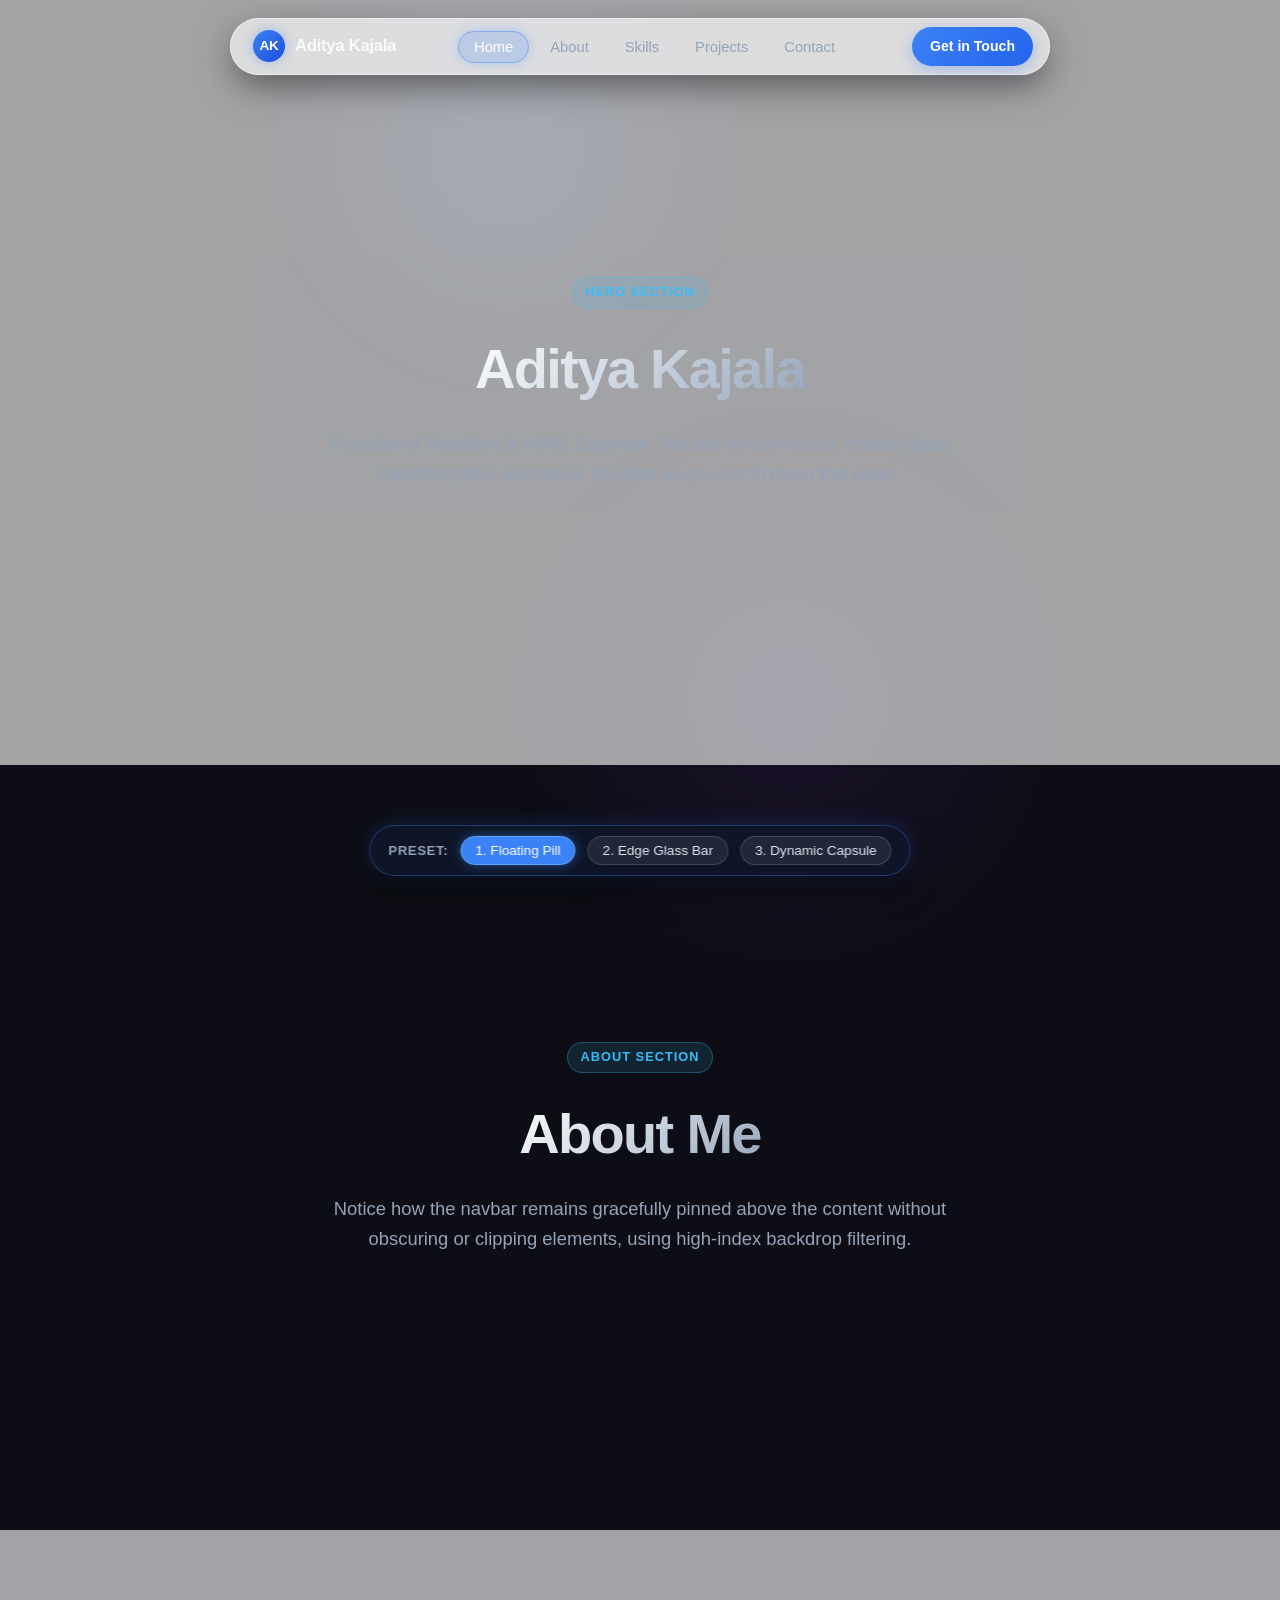
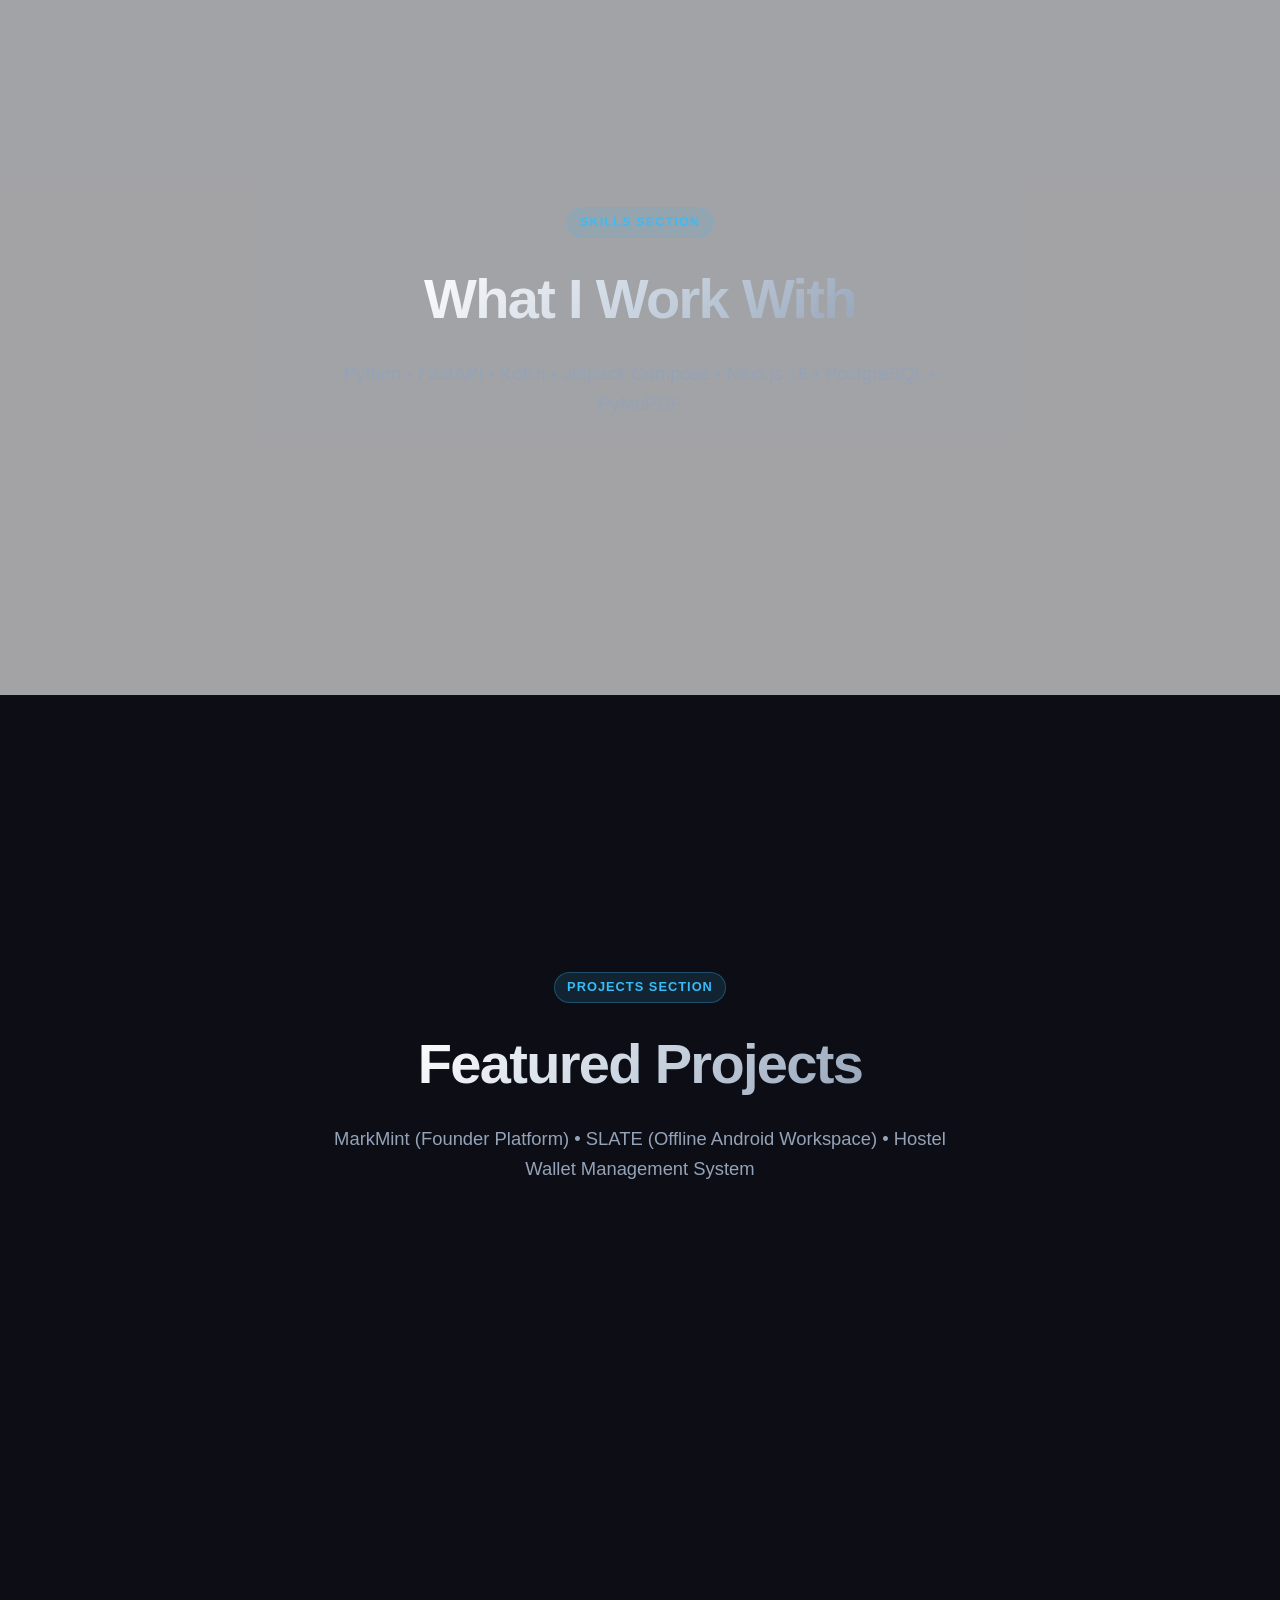
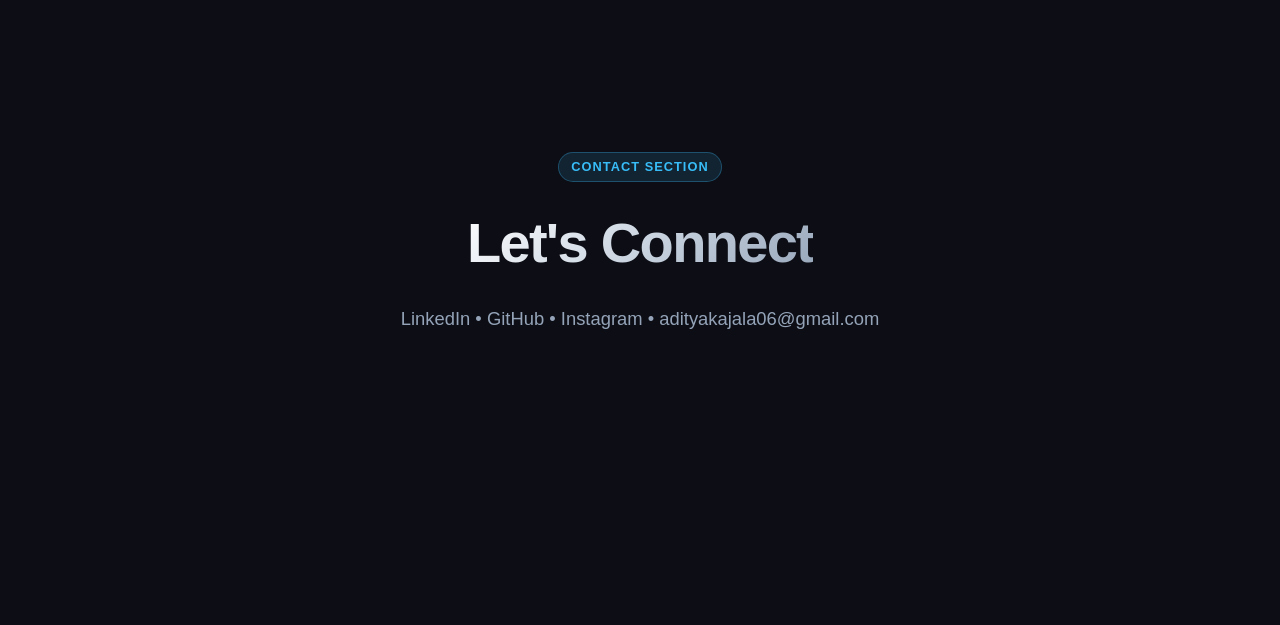
<file: nav-demo.html>
<!DOCTYPE html>
<html lang="en">
<head>
  <meta charset="utf-8"/>
  <meta content="width=device-width, initial-scale=1.0" name="viewport"/>
  <title>Floating Glassmorphism Navbar — Interactive Demo</title>
  <link href="./assets/logo.svg" rel="icon" type="image/svg+xml"/>
  <link href="./css/style.css?v=103" rel="stylesheet"/>
  <link href="./css/animations.css?v=51" rel="stylesheet"/>
  <link href="./css/glass-theme.css?v=51" rel="stylesheet"/>
  
  <style>
    /* Demo Global Settings */
    body {
      background: #0d0e15 !important;
      color: #f1f5f9;
      font-family: -apple-system, BlinkMacSystemFont, "Segoe UI", Roboto, sans-serif;
      overflow-x: hidden;
      margin: 0;
      padding: 0;
    }

    /* Demo Control Bar at the very top */
    .demo-toolbar {
      position: fixed;
      bottom: 24px;
      left: 50%;
      transform: translateX(-50%);
      z-index: 10000;
      display: flex;
      align-items: center;
      gap: 12px;
      background: rgba(15, 23, 42, 0.88);
      border: 1px solid rgba(59, 130, 246, 0.35);
      padding: 10px 18px;
      border-radius: 9999px;
      backdrop-filter: blur(20px);
      box-shadow: 0 10px 30px rgba(0,0,0,0.5), 0 0 20px rgba(59, 130, 246, 0.25);
    }
    .demo-toolbar span {
      font-size: 0.82rem;
      font-weight: 600;
      color: #94a3b8;
      text-transform: uppercase;
      letter-spacing: 0.05em;
    }
    .demo-btn {
      background: rgba(255, 255, 255, 0.08);
      border: 1px solid rgba(255, 255, 255, 0.15);
      color: #e2e8f0;
      padding: 6px 14px;
      border-radius: 9999px;
      font-size: 0.85rem;
      font-weight: 500;
      cursor: pointer;
      transition: all 0.25s ease;
    }
    .demo-btn:hover, .demo-btn.active {
      background: #3b82f6;
      border-color: #60a5fa;
      color: #ffffff;
      box-shadow: 0 0 12px rgba(59, 130, 246, 0.5);
    }

    /* ========================================================
       PRESET 1: FLOATING GLASS PILL DOCK (Primary Recommendation)
       ======================================================== */
    .nav-floating-pill {
      position: fixed;
      top: 18px;
      left: 50%;
      transform: translateX(-50%);
      z-index: 999;
      width: calc(100% - 36px);
      max-width: 820px;
      background: rgba(17, 24, 39, 0.72);
      border: 1px solid rgba(255, 255, 255, 0.12);
      border-radius: 9999px;
      padding: 8px 16px 8px 22px;
      backdrop-filter: blur(16px);
      -webkit-backdrop-filter: blur(16px);
      display: flex;
      align-items: center;
      justify-content: space-between;
      box-shadow: 0 12px 36px -4px rgba(0, 0, 0, 0.5), 0 0 0 1px rgba(255, 255, 255, 0.05);
      transition: all 0.35s cubic-bezier(0.16, 1, 0.3, 1);
    }
    .nav-floating-pill.scrolled {
      background: rgba(15, 23, 42, 0.88);
      border-color: rgba(59, 130, 246, 0.3);
      box-shadow: 0 16px 40px -6px rgba(0, 0, 0, 0.65), 0 0 20px rgba(59, 130, 246, 0.2);
    }
    .brand-link {
      display: flex;
      align-items: center;
      gap: 10px;
      text-decoration: none;
      color: #f8fafc;
      font-weight: 700;
      font-size: 1.05rem;
      letter-spacing: -0.02em;
    }
    .brand-badge {
      display: inline-flex;
      align-items: center;
      justify-content: center;
      width: 32px;
      height: 32px;
      border-radius: 50%;
      background: linear-gradient(135deg, #3b82f6 0%, #1d4ed8 100%);
      color: white;
      font-size: 0.85rem;
      font-weight: 800;
      box-shadow: 0 0 12px rgba(59, 130, 246, 0.4);
    }
    .nav-items {
      display: flex;
      align-items: center;
      gap: 6px;
      list-style: none;
      margin: 0;
      padding: 0;
    }
    .nav-item-link {
      text-decoration: none;
      color: #94a3b8;
      font-size: 0.92rem;
      font-weight: 500;
      padding: 7px 15px;
      border-radius: 9999px;
      transition: all 0.25s ease;
      position: relative;
    }
    .nav-item-link:hover {
      color: #ffffff;
      background: rgba(255, 255, 255, 0.08);
    }
    .nav-item-link.active {
      color: #ffffff;
      background: rgba(59, 130, 246, 0.2);
      border: 1px solid rgba(59, 130, 246, 0.4);
      box-shadow: 0 0 12px rgba(59, 130, 246, 0.3);
    }
    .nav-cta {
      text-decoration: none;
      background: linear-gradient(135deg, #3b82f6 0%, #2563eb 100%);
      color: white;
      font-size: 0.88rem;
      font-weight: 600;
      padding: 8px 18px;
      border-radius: 9999px;
      box-shadow: 0 4px 14px rgba(59, 130, 246, 0.35);
      transition: all 0.25s ease;
    }
    .nav-cta:hover {
      transform: translateY(-1px);
      box-shadow: 0 6px 20px rgba(59, 130, 246, 0.5);
    }

    /* ========================================================
       PRESET 2: EDGE-TO-EDGE SLIM FROSTED BAR
       ======================================================== */
    .nav-edge-bar {
      position: fixed;
      top: 0;
      left: 0;
      width: 100%;
      z-index: 999;
      background: rgba(15, 23, 42, 0.7);
      border-bottom: 1px solid rgba(255, 255, 255, 0.1);
      padding: 14px 32px;
      backdrop-filter: blur(20px);
      -webkit-backdrop-filter: blur(20px);
      display: flex;
      align-items: center;
      justify-content: space-between;
      box-sizing: border-box;
      transition: all 0.3s ease;
    }
    .nav-edge-bar.scrolled {
      background: rgba(11, 17, 32, 0.92);
      border-bottom-color: rgba(59, 130, 246, 0.25);
      box-shadow: 0 10px 30px rgba(0,0,0,0.5);
    }

    /* ========================================================
       PRESET 3: MINIMAL DYNAMIC CAPSULE (Bottom Floating)
       ======================================================== */
    .nav-dynamic-capsule {
      position: fixed;
      top: 20px;
      left: 50%;
      transform: translateX(-50%);
      z-index: 999;
      background: rgba(18, 24, 38, 0.85);
      border: 1px solid rgba(59, 130, 246, 0.35);
      border-radius: 9999px;
      padding: 6px 10px;
      backdrop-filter: blur(24px);
      display: flex;
      align-items: center;
      gap: 4px;
      box-shadow: 0 20px 40px rgba(0,0,0,0.6), 0 0 25px rgba(59, 130, 246, 0.2);
    }

    /* Dummy Content Sections for Realistic Scrolling */
    .demo-section {
      min-height: 85vh;
      display: flex;
      flex-direction: column;
      align-items: center;
      justify-content: center;
      padding: 80px 24px;
      text-align: center;
      box-sizing: border-box;
      border-bottom: 1px solid rgba(255, 255, 255, 0.05);
    }
    .demo-tag {
      display: inline-block;
      font-size: 0.8rem;
      font-weight: 700;
      color: #38bdf8;
      background: rgba(56, 189, 248, 0.12);
      border: 1px solid rgba(56, 189, 248, 0.3);
      padding: 4px 12px;
      border-radius: 9999px;
      margin-bottom: 16px;
      text-transform: uppercase;
      letter-spacing: 0.08em;
    }
    .demo-title {
      font-size: clamp(2rem, 5vw, 3.5rem);
      font-weight: 800;
      margin-bottom: 16px;
      letter-spacing: -0.03em;
      background: linear-gradient(135deg, #ffffff 0%, #cbd5e1 50%, #94a3b8 100%);
      -webkit-background-clip: text;
      -webkit-text-fill-color: transparent;
    }
    .demo-subtitle {
      font-size: 1.15rem;
      color: #94a3b8;
      max-width: 620px;
      line-height: 1.6;
    }

    /* Ambient background glows */
    .bg-glow-1 {
      position: fixed;
      top: -100px;
      left: 20%;
      width: 500px;
      height: 500px;
      background: radial-gradient(circle, rgba(59, 130, 246, 0.15) 0%, transparent 70%);
      pointer-events: none;
      z-index: -1;
    }
    .bg-glow-2 {
      position: fixed;
      bottom: -100px;
      right: 15%;
      width: 600px;
      height: 600px;
      background: radial-gradient(circle, rgba(147, 51, 234, 0.1) 0%, transparent 70%);
      pointer-events: none;
      z-index: -1;
    }

    @media (max-width: 768px) {
      .nav-items { display: none; }
      .nav-floating-pill { padding: 10px 16px; }
      .demo-toolbar { flex-wrap: wrap; justify-content: center; bottom: 12px; }
    }
  </style>
</head>
<body>

  <!-- Ambient Glows -->
  <div class="bg-glow-1"></div>
  <div class="bg-glow-2"></div>

  <!-- FLOATING NAVBAR (Target Element) -->
  <header id="main-nav-container">
    <nav id="navbar" class="nav-floating-pill">
      <!-- Brand -->
      <a href="#home" class="brand-link">
        <span class="brand-badge">AK</span>
        <span>Aditya Kajala</span>
      </a>

      <!-- Navigation Links -->
      <ul class="nav-items">
        <li><a href="#home" class="nav-item-link active">Home</a></li>
        <li><a href="#about" class="nav-item-link">About</a></li>
        <li><a href="#skills" class="nav-item-link">Skills</a></li>
        <li><a href="#projects" class="nav-item-link">Projects</a></li>
        <li><a href="#contact" class="nav-item-link">Contact</a></li>
      </ul>

      <!-- CTA Action -->
      <a href="#contact" class="nav-cta">Get in Touch</a>
    </nav>
  </header>

  <!-- Interactive Controls Toolbar -->
  <div class="demo-toolbar">
    <span>Preset:</span>
    <button class="demo-btn active" onclick="switchPreset('pill', this)">1. Floating Pill</button>
    <button class="demo-btn" onclick="switchPreset('edge', this)">2. Edge Glass Bar</button>
    <button class="demo-btn" onclick="switchPreset('capsule', this)">3. Dynamic Capsule</button>
  </div>

  <!-- Scroll Sections to test scroll behavior -->
  <section id="home" class="demo-section">
    <span class="demo-tag">Hero Section</span>
    <h1 class="demo-title">Aditya Kajala</h1>
    <p class="demo-subtitle">Founder of MarkMint &amp; AI/ML Engineer. Test the smooth scroll, frosted glass backdrop blur, and active pill state as you scroll down this page.</p>
  </section>

  <section id="about" class="demo-section">
    <span class="demo-tag">About Section</span>
    <h2 class="demo-title">About Me</h2>
    <p class="demo-subtitle">Notice how the navbar remains gracefully pinned above the content without obscuring or clipping elements, using high-index backdrop filtering.</p>
  </section>

  <section id="skills" class="demo-section">
    <span class="demo-tag">Skills Section</span>
    <h2 class="demo-title">What I Work With</h2>
    <p class="demo-subtitle">Python • FastAPI • Kotlin • Jetpack Compose • Next.js 16 • PostgreSQL • PyMuPDF</p>
  </section>

  <section id="projects" class="demo-section">
    <span class="demo-tag">Projects Section</span>
    <h2 class="demo-title">Featured Projects</h2>
    <p class="demo-subtitle">MarkMint (Founder Platform) • SLATE (Offline Android Workspace) • Hostel Wallet Management System</p>
  </section>

  <section id="contact" class="demo-section">
    <span class="demo-tag">Contact Section</span>
    <h2 class="demo-title">Let's Connect</h2>
    <p class="demo-subtitle">LinkedIn • GitHub • Instagram • adityakajala06@gmail.com</p>
  </section>

  <script>
    const nav = document.getElementById('navbar');
    const links = document.querySelectorAll('.nav-item-link');
    const sections = document.querySelectorAll('section');

    // Scroll spy for active indicator
    window.addEventListener('scroll', () => {
      let current = '';
      sections.forEach(section => {
        const sectionTop = section.offsetTop - 120;
        if (pageYOffset >= sectionTop) {
          current = section.getAttribute('id');
        }
      });

      links.forEach(link => {
        link.classList.remove('active');
        if (link.getAttribute('href') === '#' + current) {
          link.classList.add('active');
        }
      });

      // Shadow enhancement on scroll
      if (window.scrollY > 40) {
        nav.classList.add('scrolled');
      } else {
        nav.classList.remove('scrolled');
      }
    });

    // Preset switcher
    function switchPreset(style, btn) {
      document.querySelectorAll('.demo-btn').forEach(b => b.classList.remove('active'));
      btn.classList.add('active');

      nav.className = '';
      if (style === 'pill') {
        nav.className = 'nav-floating-pill';
      } else if (style === 'edge') {
        nav.className = 'nav-edge-bar';
      } else if (style === 'capsule') {
        nav.className = 'nav-dynamic-capsule';
      }
    }
  </script>
</body>
</html>
</file>
<file: css/style.css>
/* ============================================
   APPLE-STYLE PREMIUM PORTFOLIO - ADITYA KAJALA
   Design System & Global Styles - DARK THEME
   ============================================ */

:root {
  /* Apple Dark Palette */
  --white: #F9FAFB;
  --off-white: #0A0A0A;
  --light-grey: #111827;
  --medium-grey: #1F2937;
  --dark-grey: #374151;
  --text-primary: #F9FAFB;
  --text-secondary: #D1D5DB;
  --accent-blue: #3B82F6;
  --accent-blue-hover: #2563EB;
  --accent-blue-light: rgba(59, 130, 246, 0.15);
  --border-color: rgba(255, 255, 255, 0.1);
  --shadow-sm: 0 2px 8px rgba(0, 0, 0, 0.3);
  --shadow-md: 0 4px 16px rgba(0, 0, 0, 0.4);
  --shadow-lg: 0 8px 32px rgba(0, 0, 0, 0.5);
  --glass-bg: rgba(17, 24, 39, 0.7);

  /* Typography */
  --font-primary: -apple-system, BlinkMacSystemFont, "Segoe UI", "SF Pro Display", "Helvetica Neue", sans-serif;
  --font-weight-light: 300;
  --font-weight-regular: 400;
  --font-weight-medium: 500;
  --font-weight-semibold: 600;
  --font-weight-bold: 700;

  /* Spacing */
  --spacing-xs: 0.5rem;
  --spacing-sm: 1rem;
  --spacing-md: 2rem;
  --spacing-lg: 4rem;
  --spacing-xl: 6rem;

  /* Border Radius */
  --radius-sm: 8px;
  --radius-md: 12px;
  --radius-lg: 18px;
  --radius-xl: 24px;

  /* Transitions */
  --transition-fast: 0.2s cubic-bezier(0.4, 0, 0.2, 1);
  --transition-smooth: 0.4s cubic-bezier(0.4, 0, 0.2, 1);
  --transition-slow: 0.6s cubic-bezier(0.4, 0, 0.2, 1);
}

/* ============================================
   RESET & BASE STYLES
   ============================================ */

* {
  margin: 0;
  padding: 0;
  box-sizing: border-box;
}

html {
  scroll-behavior: smooth;
  scroll-padding-top: 80px;
  -webkit-font-smoothing: antialiased;
  -moz-osx-font-smoothing: grayscale;
}

body {
  font-family: var(--font-primary);
  font-size: 17px;
  line-height: 1.6;
  color: var(--text-primary);
  background: var(--off-white);
  overflow-x: hidden;
}

/* ============================================
   NAVIGATION
   ============================================ */

nav {
  position: fixed;
  top: 0;
  left: 0;
  right: 0;
  z-index: 1000;
  background: var(--glass-bg);
  backdrop-filter: blur(20px) saturate(180%);
  -webkit-backdrop-filter: blur(20px) saturate(180%);
  border-bottom: 1px solid var(--border-color);
  transition: transform var(--transition-smooth), box-shadow var(--transition-smooth);
}

nav.hidden {
  transform: translateY(-100%);
}

nav.scrolled {
  box-shadow: var(--shadow-sm);
}

.nav-container {
  max-width: 1200px;
  margin: 0 auto;
  padding: 0 var(--spacing-md);
  display: flex;
  align-items: center;
  justify-content: space-between;
  height: 64px;
}

.logo {
  display: flex;
  align-items: center;
  gap: 0.75rem;
  font-size: 1.25rem;
  font-weight: var(--font-weight-semibold);
  color: var(--text-primary);
  text-decoration: none;
  transition: opacity var(--transition-fast);
}

.logo:hover {
  opacity: 0.7;
}

.logo svg {
  width: 32px;
  height: 32px;
  color: var(--accent-blue);
}

.nav-links {
  display: flex;
  gap: 2rem;
  list-style: none;
}

.nav-links a {
  color: var(--text-secondary);
  text-decoration: none;
  font-size: 0.95rem;
  font-weight: var(--font-weight-regular);
  position: relative;
  transition: color var(--transition-fast);
}

.nav-links a:hover,
.nav-links a.active {
  color: var(--text-primary);
}

.nav-links a.active::after {
  content: '';
  position: absolute;
  bottom: -8px;
  left: 0;
  right: 0;
  height: 2px;
  background: var(--accent-blue);
  border-radius: 2px;
}

.menu-toggle {
  display: none;
  background: var(--accent-blue);
  color: var(--white);
  border: none;
  border-radius: 8px;
  cursor: pointer;
  padding: 0.5rem 1rem;
  font-size: 0.95rem;
  font-weight: 600;
  letter-spacing: 0.5px;
  transition: background var(--transition-fast);
  touch-action: manipulation;
  -webkit-tap-highlight-color: transparent;
  position: relative;
  z-index: 1002;
  -webkit-user-select: none;
  user-select: none;
}

.menu-toggle.active {
  background: var(--text-primary);
  color: var(--white);
}

/* ============================================
   BUTTONS
   ============================================ */

.btn {
  display: inline-flex;
  align-items: center;
  justify-content: center;
  gap: 0.5rem;
  padding: 0.75rem 1.75rem;
  border-radius: var(--radius-lg);
  font-size: 0.95rem;
  font-weight: var(--font-weight-medium);
  text-decoration: none;
  cursor: pointer;
  transition: all var(--transition-fast);
  border: 1.5px solid transparent;
  outline: none;
  font-family: inherit;
  letter-spacing: 0.01em;
}

.btn:focus-visible {
  box-shadow: 0 0 0 3px rgba(59, 130, 246, 0.5);
}

.btn-primary {
  background: linear-gradient(135deg, #3B82F6 0%, #2563EB 100%);
  color: #FFFFFF;
  border-color: rgba(255, 255, 255, 0.2);
  box-shadow: 0 2px 12px rgba(59, 130, 246, 0.3), 0 1px 3px rgba(0,0,0,0.15);
}

.btn-primary:hover {
  background: linear-gradient(135deg, #2563EB 0%, #1D4ED8 100%);
  color: #FFFFFF;
  transform: translateY(-3px);
  box-shadow: 0 8px 28px rgba(59, 130, 246, 0.45), 0 2px 8px rgba(0,0,0,0.2);
  border-color: rgba(255, 255, 255, 0.4);
}

.btn-secondary {
  background: transparent;
  color: var(--text-primary);
  border-color: var(--accent-blue);
}

.btn-secondary:hover {
  background: var(--accent-blue-light);
  color: var(--text-primary);
  transform: translateY(-2px);
  border-color: var(--accent-blue);
  box-shadow: 0 4px 16px rgba(59, 130, 246, 0.2);
}

.btn-ghost {
  background: rgba(255, 255, 255, 0.06);
  color: var(--text-primary);
  border-color: rgba(255, 255, 255, 0.15);
}

.btn-ghost:hover {
  background: rgba(255, 255, 255, 0.12);
  border-color: rgba(255, 255, 255, 0.3);
  color: var(--text-primary);
}

/* ============================================
   HERO SECTION
   ============================================ */

.hero {
  min-height: 80vh;
  display: flex;
  align-items: center;
  justify-content: center;
  padding: var(--spacing-xl) var(--spacing-md);
  text-align: center;
  position: relative;
  
  background: linear-gradient(135deg, #0A0A0A 0%, #111827 60%, #0A0A0A 100%);
}

.hero-content {
  max-width: 900px;
  z-index: 1;
}

.hero-subtitle {
  font-size: 1.1rem;
  color: var(--accent-blue);
  font-weight: var(--font-weight-medium);
  margin-bottom: var(--spacing-sm);
  opacity: 0;
  animation: fadeInUp 0.8s ease forwards;
}

.hero h1 {
  font-size: clamp(2.5rem, 6vw, 5rem);
  font-weight: var(--font-weight-bold);
  line-height: 1.1;
  margin-bottom: var(--spacing-md);
  letter-spacing: -0.02em;
  color: var(--text-primary);
  opacity: 0;
  animation: fadeInUp 0.8s ease 0.2s forwards;
}

.hero h1 .text-gradient {
  background: linear-gradient(135deg, #3B82F6 0%, #60A5FA 100%);
  -webkit-background-clip: text;
  -webkit-text-fill-color: transparent;
  background-clip: text;
}

.hero-description {
  font-size: 1.25rem;
  color: var(--text-secondary);
  max-width: 700px;
  margin: 0 auto var(--spacing-lg);
  line-height: 1.7;
  opacity: 0;
  animation: fadeInUp 0.8s ease 0.4s forwards;
}

.hero-cta {
  display: flex;
  gap: 1rem;
  justify-content: center;
  flex-wrap: wrap;
  opacity: 0;
  animation: fadeInUp 0.8s ease 0.6s forwards;
}

/* Animated background elements */
.hero::before,
.hero::after {
  content: '';
  position: absolute;
  border-radius: 50%;
  background: rgba(59, 130, 246, 0.08);
  filter: blur(80px);
  opacity: 0.4;
  animation: float 20s ease-in-out infinite;
}

.hero::before {
  width: 600px;
  height: 600px;
  top: -200px;
  left: -200px;
}

.hero::after {
  width: 500px;
  height: 500px;
  bottom: -150px;
  right: -150px;
  animation-delay: -10s;
}

/* ============================================
   SECTIONS
   ============================================ */

section {
  padding: var(--spacing-xl) var(--spacing-md);
}

.container {
  max-width: 1200px;
  margin: 0 auto;
}

.section-header {
  text-align: center;
  margin-bottom: var(--spacing-lg);
  padding-top: 1rem;
}

.section-tag {
  display: inline-block;
  font-size: 0.9rem;
  color: var(--accent-blue);
  font-weight: var(--font-weight-medium);
  padding: 0.5rem 1rem;
  background: var(--accent-blue-light);
  border-radius: var(--radius-lg);
  margin-bottom: var(--spacing-sm);
}

.section-title {
  font-size: clamp(2rem, 4vw, 3rem);
  font-weight: var(--font-weight-bold);
  margin-bottom: var(--spacing-sm);
  letter-spacing: -0.02em;
  color: var(--text-primary);
  line-height: 1.15;
}

.section-description {
  font-size: 1.15rem;
  color: var(--text-secondary);
  max-width: 700px;
  margin: 0 auto;
}

/* ============================================
   CARDS
   ============================================ */

.card {
  background: #1F2937;
  border-radius: var(--radius-xl);
  padding: var(--spacing-md);
  border: 1px solid rgba(255, 255, 255, 0.08);
  box-shadow: var(--shadow-sm);
  transition: all var(--transition-smooth);
}

.card:hover {
  transform: translateY(-8px);
  box-shadow: var(--shadow-lg);
  border-color: rgba(59, 130, 246, 0.3);
}

.card-icon {
  width: 56px;
  height: 56px;
  background: var(--accent-blue-light);
  border-radius: var(--radius-md);
  display: flex;
  align-items: center;
  justify-content: center;
  margin-bottom: var(--spacing-sm);
  font-size: 1.75rem;
  color: var(--accent-blue);
}

.card-title {
  font-size: 1.35rem;
  font-weight: var(--font-weight-semibold);
  margin-bottom: var(--spacing-xs);
  color: var(--text-primary);
}

.card-description {
  color: var(--text-secondary);
  line-height: 1.6;
}

/* ============================================
   GRID LAYOUTS
   ============================================ */

.grid {
  display: grid;
  gap: var(--spacing-md);
}

.grid-2 {
  grid-template-columns: repeat(auto-fit, minmax(280px, 1fr));
}

.grid-3 {
  grid-template-columns: repeat(auto-fit, minmax(320px, 1fr));
}

/* ============================================
   FORMS
   ============================================ */

.form-group {
  margin-bottom: var(--spacing-md);
}

.form-label {
  display: block;
  font-weight: var(--font-weight-medium);
  margin-bottom: var(--spacing-xs);
  color: #F9FAFB;
  font-size: 0.95rem;
  letter-spacing: 0.01em;
}

.form-input,
.form-textarea {
  width: 100%;
  padding: 0.875rem 1rem;
  border: 1.5px solid rgba(255, 255, 255, 0.12);
  border-radius: var(--radius-md);
  font-family: inherit;
  font-size: 1rem;
  color: var(--text-primary);
  background: #111827;
  transition: all var(--transition-fast);
}

.form-input:focus,
.form-textarea:focus {
  outline: none;
  border-color: var(--accent-blue);
  box-shadow: 0 0 0 4px var(--accent-blue-light);
  background: #1F2937;
}

.form-input::placeholder,
.form-textarea::placeholder {
  color: var(--text-secondary);
  opacity: 0.65;
}

.form-textarea {
  resize: vertical;
  min-height: 140px;
}

.form-error {
  color: #F87171;
  font-size: 0.875rem;
  margin-top: var(--spacing-xs);
  display: none;
}

.form-group.error .form-error {
  display: block;
}

.form-group.error .form-input,
.form-group.error .form-textarea {
  border-color: #F87171;
}

/* ============================================
   FOOTER
   ============================================ */

footer {
  background: #0F1013;
  border-top: 1px solid rgba(255, 255, 255, 0.08);
  padding: var(--spacing-lg) var(--spacing-md);
}

.footer-content {
  max-width: 1200px;
  margin: 0 auto;
  display: flex;
  justify-content: space-between;
  align-items: center;
  gap: var(--spacing-md);
  flex-wrap: wrap;
}

.footer-text {
  color: var(--text-secondary);
  font-size: 0.95rem;
}

.social-links {
  display: flex;
  gap: 0.75rem;
  list-style: none;
}

.social-links a {
  width: 44px;
  height: 44px;
  display: flex;
  align-items: center;
  justify-content: center;
  background: rgba(255, 255, 255, 0.05);
  border-radius: var(--radius-md);
  color: var(--text-primary);
  text-decoration: none;
  font-size: 1.25rem;
  transition: all var(--transition-fast);
  border: 1.5px solid rgba(255, 255, 255, 0.15);
}

.social-links a:hover {
  background: var(--accent-blue);
  color: #FFFFFF;
  transform: translateY(-4px);
  opacity: 1;
  border-color: var(--accent-blue);
  box-shadow: 0 4px 16px rgba(59, 130, 246, 0.35);
}

.social-links a svg {
  fill: currentColor;
  opacity: 1;
  stroke: none;
}

/* ============================================
   UTILITY CLASSES
   ============================================ */

.reveal {
  opacity: 0;
  transform: translateY(30px);
  transition: all var(--transition-slow);
}

.reveal.active {
  opacity: 1;
  transform: translateY(0);
}

.text-center {
  text-align: center;
}

.mt-sm { margin-top: var(--spacing-sm); }
.mt-md { margin-top: var(--spacing-md); }
.mt-lg { margin-top: var(--spacing-lg); }
.mb-sm { margin-bottom: var(--spacing-sm); }
.mb-md { margin-bottom: var(--spacing-md); }
.mb-lg { margin-bottom: var(--spacing-lg); }

/* ============================================
   LOADING ANIMATION
   ============================================ */

.loader {
  position: fixed;
  top: 0;
  left: 0;
  width: 100%;
  height: 100%;
  background: #0A0A0A;
  display: flex;
  align-items: center;
  justify-content: center;
  z-index: 10000;
  transition: opacity var(--transition-smooth), visibility var(--transition-smooth);
}

.loader.hidden {
  opacity: 0;
  visibility: hidden;
  pointer-events: none;
}

.loader-spinner {
  width: 50px;
  height: 50px;
  border: 4px solid #1F2937;
  border-top-color: var(--accent-blue);
  border-radius: 50%;
  animation: spin 1s linear infinite;
}

/* ============================================
   RESPONSIVE DESIGN
   ============================================ */

@media (max-width: 768px) {
  .nav-links {
    position: fixed;
    top: 64px;
    left: 0;
    right: 0;
    flex-direction: column;
    background: rgba(10, 10, 10, 0.95);
    backdrop-filter: blur(20px) saturate(180%);
    padding: var(--spacing-md);
    gap: 0;
    border-bottom: 1px solid rgba(255, 255, 255, 0.08);
    transform: translateY(-100%);
    opacity: 0;
    transition: all var(--transition-smooth);
    pointer-events: none;
  }

  .nav-links.active {
    transform: translateY(0) !important;
    opacity: 1 !important;
    pointer-events: auto !important;
  }

  .nav-links li {
    padding: var(--spacing-sm) 0;
    border-bottom: 1px solid rgba(255, 255, 255, 0.06);
  }

  .nav-links li:last-child {
    border-bottom: none;
  }

  .nav-links a.active::after {
    display: none;
  }

  .menu-toggle {
    display: flex;
  }

  .hero {
    padding: var(--spacing-lg) var(--spacing-md);
  }

  .hero h1 {
    font-size: 2.5rem;
  }

  .hero-cta {
    flex-direction: column;
  }

  section {
    padding: var(--spacing-lg) var(--spacing-md);
  }

  .footer-content {
    flex-direction: column;
    text-align: center;
  }
}

@media (max-width: 480px) {
  .grid-2,
  .grid-3 {
    grid-template-columns: 1fr;
  }

  .btn {
    width: 100%;
    justify-content: center;
  }
}

/* ============================================
   PRINT STYLES
   ============================================ */

@media print {
  nav,
  .hero::before,
  .hero::after,
  .loader {
    display: none;
  }

  body {
    background: #0A0A0A;
  }
}

/* ============================================
   ANIMATIONS
   ============================================ */

@keyframes fadeInUp {
  from {
    opacity: 0;
    transform: translateY(20px);
  }
  to {
    opacity: 1;
    transform: translateY(0);
  }
}

@keyframes float {
  0%, 100% { transform: translate(0, 0); }
  33% { transform: translate(30px, -30px); }
  66% { transform: translate(-20px, 20px); }
}

@keyframes spin {
  to { transform: rotate(360deg); }
}
/* ============================================
   LIQUID 3D NAV BAR
   ============================================ */


.dark-theme 





.dark-theme 



.dark-theme 



.dark-theme 

/* 3D Liquid Buttons */
.btn-liquid {
  background: rgba(255, 255, 255, 0.4);
  backdrop-filter: blur(10px);
  border-radius: 100px;
  padding: 1rem 2rem;
  font-weight: 600;
  color: #000;
  border: 1px solid rgba(255, 255, 255, 0.5);
  box-shadow: 
    inset 0 4px 6px rgba(255, 255, 255, 0.8),
    inset 0 -4px 6px rgba(0, 0, 0, 0.1),
    0 10px 20px rgba(0, 0, 0, 0.1);
  transition: all 0.3s ease;
}

.dark-theme .btn-liquid {
  background: rgba(30, 30, 40, 0.6);
  color: #fff;
  border: 1px solid rgba(255, 255, 255, 0.1);
  box-shadow: 
    inset 0 4px 6px rgba(255, 255, 255, 0.1),
    inset 0 -4px 6px rgba(0, 0, 0, 0.4),
    0 10px 20px rgba(0, 0, 0, 0.3);
}

.btn-liquid:hover {
  transform: translateY(-2px);
  filter: brightness(1.1);
}

.btn-liquid:active {
  transform: scale(0.95);
}

/* MOBILE RESPONSIVE LIQUID NAV */
@media (max-width: 768px) { 
  
  
  .liquid-link span, 
  .liquid-link i {
    font-size: 1.25rem; /* Make icon visible */
  }
}


/* Progress Bars */
.progress-bar {
  width: 100%;
  height: 8px;
  background-color: rgba(0, 0, 0, 0.1);
  border-radius: 4px;
  margin-top: 10px;
  overflow: hidden;
}
.dark-theme .progress-bar {
  background-color: rgba(255, 255, 255, 0.05);
}
.progress-fill {
  height: 100%;
  background: linear-gradient(90deg, #0284c7, #38bdf8);
  border-radius: 4px;
  transition: width 1s ease-out;
}

/* Skill Chips (What I Work With) */
.skills-chips-wrap {
  display: flex;
  flex-wrap: wrap;
  gap: 0.55rem;
  margin-top: 1rem;
}
.skill-chip {
  font-size: 0.875rem;
  padding: 0.45rem 0.9rem;
  border-radius: 8px;
  background: rgba(255, 255, 255, 0.04);
  color: #cbd5e1;
  border: 1px solid rgba(255, 255, 255, 0.08);
  font-weight: 500;
  transition: all 0.25s ease;
  display: inline-flex;
  align-items: center;
}
.skill-chip:hover {
  background: rgba(56, 189, 248, 0.15);
  color: #38bdf8;
  border-color: rgba(56, 189, 248, 0.4);
  transform: translateY(-2px);
  box-shadow: 0 4px 12px rgba(56, 189, 248, 0.15);
}
.skill-chip-primary {
  background: rgba(56, 189, 248, 0.08);
  color: #38bdf8;
  border-color: rgba(56, 189, 248, 0.25);
  font-weight: 600;
}
.blue-theme .skill-chip {
  background: rgba(0, 0, 0, 0.04);
  color: #334155;
  border-color: rgba(0, 0, 0, 0.08);
}
.blue-theme .skill-chip-primary {
  background: rgba(2, 132, 199, 0.1);
  color: #0284c7;
  border-color: rgba(2, 132, 199, 0.3);
}
.blue-theme .skill-chip:hover {
  background: rgba(2, 132, 199, 0.15);
  color: #0284c7;
  border-color: rgba(2, 132, 199, 0.4);
}



/* Tech Stack Tags */
.tech-stack {
  display: flex;
  flex-wrap: wrap;
  gap: 0.5rem;
  margin-top: 1.5rem;
  margin-bottom: 1.5rem;
}
.tech-tag {
  font-size: 0.85rem;
  padding: 0.35rem 0.75rem;
  background: rgba(2, 132, 199, 0.15);
  color: #0284c7;
  border-radius: 6px;
  font-weight: 500;
}
.dark-theme .tech-tag {
  background: rgba(56, 189, 248, 0.15);
  color: #38bdf8;
}

.quick-facts-card {
    background: linear-gradient(135deg, var(--accent-blue) 0%, #0077ed 100%);
    color: white;
}

/* Project Filters */
.filter-container {
  display: flex;
  justify-content: center;
  flex-wrap: wrap;
  gap: 0.75rem;
  margin-bottom: 3rem;
}

.filter-btn {
  padding: 0.6rem 1.5rem;
  background: rgba(255, 255, 255, 0.03);
  border: 1px solid rgba(255, 255, 255, 0.1);
  color: var(--text-secondary);
  border-radius: 100px;
  font-size: 0.95rem;
  font-weight: 500;
  cursor: pointer;
  transition: all 0.3s cubic-bezier(0.4, 0, 0.2, 1);
  backdrop-filter: blur(10px);
}

.dark-theme .filter-btn {
  background: rgba(255, 255, 255, 0.03);
  border-color: rgba(255, 255, 255, 0.1);
}

.blue-theme .filter-btn {
  background: rgba(255, 255, 255, 0.4);
  border-color: rgba(2, 132, 199, 0.2);
}

.filter-btn:hover {
  background: rgba(255, 255, 255, 0.1);
  color: var(--text-primary);
  border-color: rgba(255, 255, 255, 0.3);
  transform: translateY(-2px);
}

.blue-theme .filter-btn:hover {
  background: rgba(255, 255, 255, 0.7);
}

.filter-btn.active {
  background: var(--accent-blue);
  color: #ffffff !important;
  border-color: var(--accent-blue);
  box-shadow: 0 4px 15px rgba(59, 130, 246, 0.4);
}

/* Contact Hover Card */
.contact-hover-card {
  border: 2px solid transparent !important;
}
.contact-hover-card:hover {
  transform: translateY(-4px);
  border-color: var(--accent-blue) !important;
  box-shadow: 0 10px 25px rgba(0,0,0,0.15);
}
.blue-theme .contact-hover-card:hover {
  box-shadow: 0 10px 25px rgba(2, 132, 199, 0.2);
}

/* Vercel Grid Light Sweep Animation */
@keyframes sweep {
  0% { left: -100%; }
  50% { left: 200%; }
  100% { left: 200%; }
}

/* Global Transparent Backgrounds for Math Canvas */

.hero {
  background: transparent !important;
}
footer {
  background: transparent !important;
}
#about, #projects, #contact {
  background: transparent !important;
}

body { background: transparent !important; }
</file>
<file: css/animations.css>
/* ============================================
   ANIMATIONS - APPLE-STYLE PREMIUM PORTFOLIO
   Smooth, 60fps animations with hardware acceleration
   ============================================ */

/* ============================================
   KEYFRAME ANIMATIONS
   ============================================ */

@keyframes fadeIn {
  from {
    opacity: 0;
  }
  to {
    opacity: 1;
  }
}

@keyframes fadeInUp {
  from {
    opacity: 0;
    transform: translateY(30px);
  }
  to {
    opacity: 1;
    transform: translateY(0);
  }
}

@keyframes fadeInDown {
  from {
    opacity: 0;
    transform: translateY(-30px);
  }
  to {
    opacity: 1;
    transform: translateY(0);
  }
}

@keyframes fadeInLeft {
  from {
    opacity: 0;
    transform: translateX(-30px);
  }
  to {
    opacity: 1;
    transform: translateX(0);
  }
}

@keyframes fadeInRight {
  from {
    opacity: 0;
    transform: translateX(30px);
  }
  to {
    opacity: 1;
    transform: translateX(0);
  }
}

@keyframes slideInUp {
  from {
    transform: translateY(100%);
  }
  to {
    transform: translateY(0);
  }
}

@keyframes slideInDown {
  from {
    transform: translateY(-100%);
  }
  to {
    transform: translateY(0);
  }
}

@keyframes scaleIn {
  from {
    opacity: 0;
    transform: scale(0.9);
  }
  to {
    opacity: 1;
    transform: scale(1);
  }
}

@keyframes spin {
  from {
    transform: rotate(0deg);
  }
  to {
    transform: rotate(360deg);
  }
}

@keyframes float {
  0%, 100% {
    transform: translate(0, 0) scale(1);
  }
  25% {
    transform: translate(20px, -20px) scale(1.05);
  }
  50% {
    transform: translate(-15px, 30px) scale(0.95);
  }
  75% {
    transform: translate(25px, 15px) scale(1.02);
  }
}

@keyframes pulse {
  0%, 100% {
    opacity: 1;
    transform: scale(1);
  }
  50% {
    opacity: 0.8;
    transform: scale(0.98);
  }
}

@keyframes shimmer {
  0% {
    background-position: -1000px 0;
  }
  100% {
    background-position: 1000px 0;
  }
}

@keyframes slideUp {
  from {
    transform: translateY(20px);
    opacity: 0;
  }
  to {
    transform: translateY(0);
    opacity: 1;
  }
}

@keyframes bounceIn {
  0% {
    opacity: 0;
    transform: scale(0.3);
  }
  50% {
    opacity: 1;
    transform: scale(1.05);
  }
  70% {
    transform: scale(0.9);
  }
  100% {
    transform: scale(1);
  }
}

@keyframes ripple {
  0% {
    transform: scale(0);
    opacity: 1;
  }
  100% {
    transform: scale(4);
    opacity: 0;
  }
}

@keyframes glow {
  0%, 100% {
    box-shadow: 0 0 20px rgba(0, 113, 227, 0.2);
  }
  50% {
    box-shadow: 0 0 30px rgba(0, 113, 227, 0.4);
  }
}

/* ============================================
   SCROLL REVEAL ANIMATIONS
   ============================================ */

.reveal {
  opacity: 0;
  transform: translateY(30px);
  transition: all 0.6s cubic-bezier(0.4, 0, 0.2, 1);
  will-change: opacity, transform;
}

.reveal.active {
  opacity: 1;
  transform: translateY(0);
}

.reveal-left {
  opacity: 0;
  transform: translateX(-50px);
  transition: all 0.6s cubic-bezier(0.4, 0, 0.2, 1);
}

.reveal-left.active {
  opacity: 1;
  transform: translateX(0);
}

.reveal-right {
  opacity: 0;
  transform: translateX(50px);
  transition: all 0.6s cubic-bezier(0.4, 0, 0.2, 1);
}

.reveal-right.active {
  opacity: 1;
  transform: translateX(0);
}

.reveal-scale {
  opacity: 0;
  transform: scale(0.9);
  transition: all 0.6s cubic-bezier(0.4, 0, 0.2, 1);
}

.reveal-scale.active {
  opacity: 1;
  transform: scale(1);
}

/* Staggered animations for grids */
.reveal-stagger {
  opacity: 0;
  transform: translateY(30px);
  transition: all 0.6s cubic-bezier(0.4, 0, 0.2, 1);
}

.reveal-stagger.active {
  opacity: 1;
  transform: translateY(0);
}

.grid .reveal-stagger:nth-child(1).active { transition-delay: 0.1s; }
.grid .reveal-stagger:nth-child(2).active { transition-delay: 0.2s; }
.grid .reveal-stagger:nth-child(3).active { transition-delay: 0.3s; }
.grid .reveal-stagger:nth-child(4).active { transition-delay: 0.4s; }
.grid .reveal-stagger:nth-child(5).active { transition-delay: 0.5s; }
.grid .reveal-stagger:nth-child(6).active { transition-delay: 0.6s; }

/* ============================================
   BUTTON ANIMATIONS
   ============================================ */

.btn {
  position: relative;
  overflow: hidden;
  transform: translateZ(0);
  will-change: transform;
}

.btn::before {
  content: '';
  position: absolute;
  top: 50%;
  left: 50%;
  width: 0;
  height: 0;
  border-radius: 50%;
  background: rgba(255, 255, 255, 0.3);
  transform: translate(-50%, -50%);
  transition: width 0.6s, height 0.6s;
}

.btn:active::before {
  width: 300px;
  height: 300px;
}

/* Magnetic button effect */
.btn-magnetic {
  transition: transform 0.3s cubic-bezier(0.4, 0, 0.2, 1);
}

/* ============================================
   CARD ANIMATIONS
   ============================================ */

.card {
  will-change: transform;
  transform-style: preserve-3d;
  backface-visibility: hidden;
}

.card-hover-lift:hover {
  transform: translateY(-12px) translateZ(0);
}

.card-hover-scale:hover {
  transform: scale(1.03) translateZ(0);
}

/* Card shine effect on hover */
.card-shine {
  position: relative;
  overflow: hidden;
}

.card-shine::before {
  content: '';
  position: absolute;
  top: 0;
  left: -100%;
  width: 100%;
  height: 100%;
  background: linear-gradient(
    90deg,
    transparent,
    rgba(255, 255, 255, 0.3),
    transparent
  );
  transition: left 0.5s;
}

.card-shine:hover::before {
  left: 100%;
}

/* ============================================
   TEXT ANIMATIONS
   ============================================ */

.text-gradient {
  background: linear-gradient(135deg, var(--accent-blue) 0%, #00d4ff 100%);
  -webkit-background-clip: text;
  -webkit-text-fill-color: transparent;
  background-clip: text;
  animation: shimmer 3s ease-in-out infinite;
  background-size: 200% 100%;
}

.text-fade-in {
  animation: fadeInUp 0.8s ease forwards;
}

/* Typing animation */
.typing {
  overflow: hidden;
  border-right: 2px solid var(--accent-blue);
  white-space: nowrap;
  animation: typing 3s steps(40) 1s forwards, blink 0.7s step-end infinite;
}

@keyframes typing {
  from {
    width: 0;
  }
  to {
    width: 100%;
  }
}

@keyframes blink {
  50% {
    border-color: transparent;
  }
}

/* ============================================
   PROGRESS BAR ANIMATIONS
   ============================================ */

.progress-bar {
  position: relative;
  height: 8px;
  background: var(--light-grey);
  border-radius: 10px;
  overflow: hidden;
}

.progress-fill {
  height: 100%;
  background: linear-gradient(90deg, var(--accent-blue), #00d4ff);
  border-radius: 10px;
  transform: translateX(-100%);
  transition: transform 1.5s cubic-bezier(0.4, 0, 0.2, 1);
  will-change: transform;
}

.progress-fill.active {
  transform: translateX(0);
}

.progress-fill::after {
  content: '';
  position: absolute;
  top: 0;
  left: 0;
  right: 0;
  bottom: 0;
  background: linear-gradient(
    90deg,
    transparent,
    rgba(255, 255, 255, 0.3),
    transparent
  );
  animation: shimmer 2s ease-in-out infinite;
}

/* ============================================
   ICON ANIMATIONS
   ============================================ */

.icon-bounce {
  animation: bounceIn 0.6s cubic-bezier(0.68, -0.55, 0.265, 1.55);
}

.icon-spin {
  animation: spin 2s linear infinite;
}

.icon-pulse {
  animation: pulse 2s ease-in-out infinite;
}

.icon-float {
  animation: float 3s ease-in-out infinite;
}

/* Hover animations */
.icon-hover-rotate:hover {
  transform: rotate(180deg);
  transition: transform 0.4s cubic-bezier(0.4, 0, 0.2, 1);
}

.icon-hover-scale:hover {
  transform: scale(1.2);
  transition: transform 0.3s cubic-bezier(0.4, 0, 0.2, 1);
}

.icon-hover-bounce:hover {
  animation: pulse 0.6s ease-in-out;
}

/* ============================================
   FORM ANIMATIONS
   ============================================ */

.form-group {
  position: relative;
}

.form-input,
.form-textarea {
  transition: all 0.3s cubic-bezier(0.4, 0, 0.2, 1);
}

.form-input:focus,
.form-textarea:focus {
  transform: translateY(-2px);
}

/* Floating label animation */
.form-label-float {
  position: absolute;
  top: 0.875rem;
  left: 1rem;
  color: var(--text-secondary);
  pointer-events: none;
  transition: all 0.3s cubic-bezier(0.4, 0, 0.2, 1);
}

.form-input:focus + .form-label-float,
.form-input:not(:placeholder-shown) + .form-label-float {
  top: -0.75rem;
  left: 0.75rem;
  font-size: 0.75rem;
  color: var(--accent-blue);
  background: var(--white);
  padding: 0 0.25rem;
}

/* Success animation */
@keyframes successCheck {
  0% {
    stroke-dashoffset: 100;
  }
  100% {
    stroke-dashoffset: 0;
  }
}

.success-icon {
  stroke-dasharray: 100;
  stroke-dashoffset: 100;
  animation: successCheck 0.8s ease forwards;
}

/* ============================================
   NAVIGATION ANIMATIONS
   ============================================ */

nav {
  animation: slideInDown 0.5s ease;
}

.nav-links a::after {
  content: '';
  position: absolute;
  bottom: -8px;
  left: 50%;
  width: 0;
  height: 2px;
  background: var(--accent-blue);
  transform: translateX(-50%);
  transition: width 0.3s cubic-bezier(0.4, 0, 0.2, 1);
}

.nav-links a:hover::after {
  width: 100%;
}

/* Contact hover card - replaces inline onmouseover/onmouseout */
.contact-hover-card {
  transition: border-color 0.3s, transform 0.3s;
  border: 2px solid transparent;
}

.contact-hover-card:hover {
  border-color: var(--accent-blue);
  transform: translateX(8px);
}

/* ============================================
   LOADING ANIMATIONS
   ============================================ */

.skeleton {
  background: linear-gradient(
    90deg,
    var(--light-grey) 25%,
    var(--medium-grey) 50%,
    var(--light-grey) 75%
  );
  background-size: 200% 100%;
  animation: shimmer 1.5s ease-in-out infinite;
}

.spinner {
  width: 40px;
  height: 40px;
  border: 4px solid var(--light-grey);
  border-top-color: var(--accent-blue);
  border-radius: 50%;
  animation: spin 0.8s linear infinite;
}

/* Dots loading */
.loading-dots {
  display: flex;
  gap: 8px;
}

.loading-dots span {
  width: 10px;
  height: 10px;
  background: var(--accent-blue);
  border-radius: 50%;
  animation: loadingDots 1.4s ease-in-out infinite;
}

.loading-dots span:nth-child(2) {
  animation-delay: 0.2s;
}

.loading-dots span:nth-child(3) {
  animation-delay: 0.4s;
}

@keyframes loadingDots {
  0%, 80%, 100% {
    transform: scale(0);
    opacity: 0.5;
  }
  40% {
    transform: scale(1);
    opacity: 1;
  }
}

/* ============================================
   PARALLAX EFFECT
   ============================================ */

.parallax {
  transition: transform 0.1s ease-out;
  will-change: transform;
}

/* ============================================
   TOOLTIP ANIMATIONS
   ============================================ */

.tooltip {
  opacity: 0;
  transform: translateY(10px);
  transition: all 0.3s cubic-bezier(0.4, 0, 0.2, 1);
  pointer-events: none;
}

.tooltip.show {
  opacity: 1;
  transform: translateY(0);
  pointer-events: auto;
}

/* ============================================
   PERFORMANCE OPTIMIZATIONS
   ============================================ */

/* Enable hardware acceleration for animated elements */
.card,
.btn,
.reveal,
.hero::before,
.hero::after {
  transform: translateZ(0);
  will-change: transform;
}

/* Reduce motion for users who prefer it */
@media (prefers-reduced-motion: reduce) {
  *,
  *::before,
  *::after {
    animation-duration: 0.01ms !important;
    animation-iteration-count: 1 !important;
    transition-duration: 0.01ms !important;
  }

  .hero::before,
  .hero::after {
    animation: none;
  }

  .scroll-indicator::before {
    animation: none;
  }
}
</file>
<file: css/glass-theme.css>
/* ===== BLUE THEME VARIABLES ===== */
body.blue-theme {
  --white: #ffffff;
  --off-white: #f0f9ff;
  --light-grey: #e0f2fe;
  --medium-grey: #bae6fd;
  --dark-grey: #7dd3fc;
  --text-primary: #0c4a6e;
  --text-secondary: #0f766e;
  --border-color: rgba(2, 132, 199, 0.2);
  --glass-bg: rgba(255, 255, 255, 0.55);
}
/* ============================================
   FULL PREMIUM GLASS DARK + LIGHT — APPLE-STYLE
   Works on light by default; dark via body.dark-theme
   ============================================ */

/* ----- LIGHT BACKDROP ----- */
body {
  background: linear-gradient(135deg, #e8e8f0 0%, #d4dde8 40%, #c8dce8 70%, #dcecf5 100%) !important;
  background-attachment: fixed !important;
  color: #1d1d1f;
}

/* ----- DARK BACKDROP ----- */
body.dark-theme,
.dark-theme body {
  
  color: #f5f5f7 !important;
}

/* ----- GLASS SURFACE (works in both modes) ----- */
.glass,
.glass nav, .glass .card, .glass footer, .glass .hero,
.glass .form-input, .glass .form-textarea,
.glass .btn-primary, .glass .btn-secondary, .glass .btn-ghost,
.glass .social-links a, .glass .section-tag,
.glass .menu-toggle, .glass .nav-links,
.glass .loader, .glass .loader-spinner,
.glass .scroll-indicator, .glass .card-icon {
  backdrop-filter: saturate(160%) blur(24px) !important;
  -webkit-backdrop-filter: saturate(160%) blur(24px) !important;
  border: 1px solid rgba(255,255,255,0.12) !important;
  box-shadow: 0 8px 32px 0 rgba(0,0,0,0.25), inset 0 0 0 1px rgba(255,255,255,0.08) !important;
}

/* Light surfaces */
body:not(.dark-theme) nav,
body:not(.dark-theme) .card,
body:not(.dark-theme) footer,
body:not(.dark-theme) .hero,
body:not(.dark-theme) section,
body:not(.dark-theme) .form-input,
body:not(.dark-theme) .form-textarea,
body:not(.dark-theme) .btn-ghost,
body:not(.dark-theme) .social-links a,
body:not(.dark-theme) .section-tag,
body:not(.dark-theme) .menu-toggle,
body:not(.dark-theme) .loader,
body:not(.dark-theme) .loader-spinner,
body:not(.dark-theme) .scroll-indicator,
body:not(.dark-theme) .card-icon,
body:not(.dark-theme) .filter-btn {
  background: rgba(255,255,255,0.62) !important;
  border-color: rgba(255,255,255,0.45) !important;
}

/* Dark surfaces */
.dark-theme nav,
.dark-theme .card, .dark-theme footer,
.dark-theme .hero, .dark-theme section,
.dark-theme .form-input, .dark-theme .form-textarea,
.dark-theme .btn-ghost, .dark-theme .social-links a,
.dark-theme .section-tag, .dark-theme .menu-toggle,
.dark-theme .loader, .dark-theme .loader-spinner,
.dark-theme .scroll-indicator, .dark-theme .card-icon,
.dark-theme .nav-links.active,
.dark-theme .filter-btn {
  background: rgba(18,18,26,0.65) !important;
  border-color: rgba(255,255,255,0.08) !important;
}

/* Nav stronger */
nav { background: rgba(255,255,255,0.72) !important; border-bottom-color: rgba(255,255,255,0.5) !important; }
.dark-theme nav { background: rgba(18,18,26,0.82) !important; border-bottom-color: rgba(255,255,255,0.1) !important; }

/* Cards */
.card { background: rgba(255,255,255,0.75) !important; border-color: rgba(255,255,255,0.55) !important; box-shadow: 0 12px 40px rgba(31,38,135,0.08), inset 0 0 0 1px rgba(255,255,255,0.3) !important; }
.dark-theme .card { background: rgba(22,22,30,0.7) !important; border-color: rgba(255,255,255,0.1) !important; box-shadow: 0 12px 40px rgba(0,0,0,0.45), inset 0 0 0 1px rgba(255,255,255,0.06) !important; }
.card:hover { background: rgba(255,255,255,0.88) !important; border-color: rgba(255,255,255,0.7) !important; transform: translateY(-10px) scale(1.01); box-shadow: 0 22px 60px rgba(31,38,135,0.14) !important; }
.dark-theme .card:hover { background: rgba(30,30,42,0.82) !important; border-color: rgba(255,255,255,0.18) !important; box-shadow: 0 22px 60px rgba(0,0,0,0.55) !important; }

/* Card icon */
.card-icon { background: rgba(255,255,255,0.65) !important; border-color: rgba(255,255,255,0.55) !important; }
.dark-theme .card-icon { background: rgba(30,30,42,0.7) !important; border-color: rgba(255,255,255,0.1) !important; }

/* Section tags */
.section-tag { background: rgba(255,255,255,0.7) !important; border-color: rgba(255,255,255,0.5) !important; }
.dark-theme .section-tag { background: rgba(22,22,30,0.7) !important; border-color: rgba(255,255,255,0.1) !important; }

/* Forms */
.form-input, .form-textarea { background: rgba(255,255,255,0.7) !important; border-color: rgba(255,255,255,0.45) !important; }
.dark-theme .form-input, .dark-theme .form-textarea { background: rgba(20,20,28,0.7) !important; border-color: rgba(255,255,255,0.15) !important; }
.form-input:focus, .form-textarea:focus { background: rgba(255,255,255,0.92) !important; border-color: rgba(0,113,227,0.45) !important; }
.dark-theme .form-input:focus, .dark-theme .form-textarea:focus { background: rgba(30,30,42,0.85) !important; border-color: rgba(0,113,227,0.5) !important; }

/* Buttons */
.btn-primary { background: rgba(0,113,227,0.88) !important; border-color: rgba(255,255,255,0.3) !important; }
.btn-primary:hover { background: rgba(0,113,227,0.98) !important; }
.dark-theme .btn-primary { background: rgba(0,113,227,0.92) !important; border-color: rgba(255,255,255,0.2) !important; }
.btn-secondary { background: rgba(255,255,255,0.62) !important; border-color: rgba(0,113,227,0.35) !important; }
.dark-theme .btn-secondary { background: rgba(30,30,42,0.75) !important; border-color: rgba(0,113,227,0.45) !important; }
.btn-ghost { background: rgba(255,255,255,0.55) !important; border-color: rgba(255,255,255,0.45) !important; }
.dark-theme .btn-ghost { background: rgba(20,20,28,0.6) !important; border-color: rgba(255,255,255,0.15) !important; }

/* Footer */
footer { background: rgba(255,255,255,0.65) !important; border-top-color: rgba(255,255,255,0.5) !important; }
.dark-theme footer { background: rgba(18,18,26,0.78) !important; border-top-color: rgba(255,255,255,0.1) !important; }

/* Social links */
.social-links a { background: rgba(255,255,255,0.55) !important; border-color: rgba(255,255,255,0.35) !important; }
.dark-theme .social-links a { background: rgba(20,20,28,0.6) !important; border-color: rgba(255,255,255,0.1) !important; }
.social-links a:hover { background: rgba(0,113,227,0.85) !important; }

/* Mobile dropdown */
@media (max-width: 768px) {
  .nav-links, .nav-links.active { background: rgba(255,255,255,0.85) !important; border-bottom-color: rgba(255,255,255,0.5) !important; }
  .dark-theme .nav-links, .dark-theme .nav-links.active { background: rgba(18,18,26,0.88) !important; border-bottom-color: rgba(255,255,255,0.1) !important; }
  .menu-toggle { background: rgba(0,113,227,0.85) !important; border-color: rgba(255,255,255,0.4) !important; }
  .dark-theme .menu-toggle { background: rgba(0,113,227,0.9) !important; border-color: rgba(255,255,255,0.2) !important; }
}

/* Loader */
.loader { background: rgba(232,232,240,0.75) !important; }
.dark-theme .loader { background: rgba(10,10,16,0.75) !important; }
.loader-spinner { background: rgba(255,255,255,0.72) !important; border-color: rgba(255,255,255,0.6) !important; }
.dark-theme .loader-spinner { background: rgba(20,20,28,0.75) !important; border-color: rgba(255,255,255,0.15) !important; }

/* Scroll indicator */
.scroll-indicator { border-color: rgba(255,255,255,0.6) !important; background: rgba(255,255,255,0.35) !important; }
.dark-theme .scroll-indicator { border-color: rgba(255,255,255,0.2) !important; background: rgba(255,255,255,0.08) !important; }
.scroll-indicator::before { background: rgba(0,113,227,0.85) !important; }

/* Hero special glass */
.hero { background: transparent !important; }
.dark-theme .hero { background: transparent !important; }
.dark-theme .hero::before, .dark-theme .hero::after { background: rgba(0,113,227,0.15) !important; filter: blur(120px) !important; opacity: 0.4 !important; }

/* ===== BLUE THEME - premium sky-blue glass ===== */
body.blue-theme,
.blue-theme body {
  
  color: #0c4a6e !important;
}
.blue-theme nav,
.blue-theme .card,
.blue-theme footer,
.blue-theme .hero,
.blue-theme .form-input,
.blue-theme .form-textarea,
.blue-theme .btn-ghost,
.blue-theme .social-links a,
.blue-theme .section-tag,
.blue-theme .menu-toggle,
.blue-theme .loader,
.blue-theme .loader-spinner,
.blue-theme .scroll-indicator,
.blue-theme .card-icon,
.blue-theme .filter-btn,
.blue-theme .nav-links.active {
  background: rgba(255, 255, 255, 0.55) !important;
  border-color: rgba(255, 255, 255, 0.75) !important;
  box-shadow: 0 8px 32px 0 rgba(2, 132, 199, 0.15), inset 0 0 0 1px rgba(255, 255, 255, 0.6) !important;
}
.blue-theme nav { background: rgba(255, 255, 255, 0.7) !important; border-bottom-color: rgba(255, 255, 255, 0.8) !important; }
.blue-theme .card { background: rgba(255, 255, 255, 0.65) !important; border-color: rgba(255, 255, 255, 0.85) !important; }
.blue-theme .card:hover { background: rgba(255, 255, 255, 0.9) !important; box-shadow: 0 22px 60px rgba(2, 132, 199, 0.25) !important; border-color: #ffffff !important; }
.blue-theme .card-icon { background: rgba(255, 255, 255, 0.9) !important; border-color: rgba(14, 165, 233, 0.3) !important; color: #0284c7 !important; }
.blue-theme .btn-primary { background: rgba(2, 132, 199, 0.9) !important; border-color: rgba(255, 255, 255, 0.4) !important; }
.blue-theme .btn-secondary { background: rgba(255, 255, 255, 0.7) !important; border-color: rgba(2, 132, 199, 0.4) !important; }
.blue-theme .btn-ghost { background: rgba(255, 255, 255, 0.5) !important; border-color: rgba(14, 165, 233, 0.3) !important; }
.blue-theme .section-tag { background: rgba(255, 255, 255, 0.8) !important; border-color: rgba(14, 165, 233, 0.4) !important; }
.blue-theme .form-input, .blue-theme .form-textarea { background: rgba(255, 255, 255, 0.65) !important; border-color: rgba(2, 132, 199, 0.3) !important; }
.blue-theme .form-input:focus, .blue-theme .form-textarea:focus { background: rgba(255, 255, 255, 0.9) !important; border-color: #0ea5e9 !important; }
.blue-theme footer { background: rgba(255, 255, 255, 0.6) !important; border-top-color: rgba(255, 255, 255, 0.7) !important; }
.blue-theme .social-links a { background: rgba(255, 255, 255, 0.7) !important; border-color: rgba(2, 132, 199, 0.3) !important; }
.blue-theme .social-links a:hover { background: rgba(2, 132, 199, 0.9) !important; border-color: #0284c7 !important; }
.blue-theme .hero { background: transparent !important; }
.blue-theme .hero::before, .blue-theme .hero::after { background: rgba(255, 255, 255, 0.6) !important; filter: blur(80px) !important; }
.blue-theme .logo, .blue-theme .nav-links a, .blue-theme .card-title, .blue-theme .section-title, .blue-theme h2, .blue-theme .hero-subtitle, .blue-theme .hero-description, .blue-theme .footer-text, .blue-theme .hero h1, .blue-theme .btn-secondary, .blue-theme .btn-ghost, .blue-theme .section-description, .blue-theme .form-label, .blue-theme .form-input, .blue-theme .form-textarea, .blue-theme .social-links a { color: #0c4a6e !important; }
.blue-theme .social-links a:hover { color: #ffffff !important; }
.blue-theme .btn-primary { color: #ffffff !important; }
.blue-theme .card-description, .blue-theme .section-description, .blue-theme .footer-text, .blue-theme .nav-links a { color: #0f766e !important; }
.blue-theme .nav-links a.active { color: #082f49 !important; }
.blue-theme .loader { background: rgba(224, 242, 254, 0.7) !important; }
.blue-theme .loader-spinner { background: rgba(186, 230, 253, 0.7) !important; border-color: rgba(14, 165, 233, 0.6) !important; }
.blue-theme .filter-btn { color: #0c4a6e !important; }

/* ===== LIGHT THEME TEXT VISIBILITY ===== */
body:not(.dark-theme):not(.blue-theme) .logo,
body:not(.dark-theme):not(.blue-theme) .nav-links a,
body:not(.dark-theme):not(.blue-theme) .card-title,
body:not(.dark-theme):not(.blue-theme) .section-title,
body:not(.dark-theme):not(.blue-theme) h2,
body:not(.dark-theme):not(.blue-theme) .hero-subtitle,
body:not(.dark-theme):not(.blue-theme) .hero-description,
body:not(.dark-theme):not(.blue-theme) .footer-text,
body:not(.dark-theme):not(.blue-theme) .hero h1,
body:not(.dark-theme):not(.blue-theme) .btn-secondary,
body:not(.dark-theme):not(.blue-theme) .btn-ghost,
body:not(.dark-theme):not(.blue-theme) .section-description,
body:not(.dark-theme):not(.blue-theme) .form-label,
body:not(.dark-theme):not(.blue-theme) .form-input,
body:not(.dark-theme):not(.blue-theme) .form-textarea,
body:not(.dark-theme):not(.blue-theme) .social-links a,
body:not(.dark-theme):not(.blue-theme) .filter-btn {
  color: #1d1d1f !important;
}
body:not(.dark-theme):not(.blue-theme) .btn-primary { color: #ffffff !important; }
body:not(.dark-theme):not(.blue-theme) .card-description,
body:not(.dark-theme):not(.blue-theme) .section-description,
body:not(.dark-theme):not(.blue-theme) .footer-text,
body:not(.dark-theme):not(.blue-theme) .nav-links a {
  color: #4b5563 !important;
}
body:not(.dark-theme):not(.blue-theme) .nav-links a.active { color: #000000 !important; }

/* ===== DARK THEME TEXT VISIBILITY ===== */
.dark-theme .logo,
.dark-theme .nav-links a,
.dark-theme .card-title,
.dark-theme .section-title,
.dark-theme h2,
.dark-theme .hero-subtitle,
.dark-theme .hero-description,
.dark-theme .footer-text,
.dark-theme .hero h1,
.dark-theme .btn-secondary,
.dark-theme .btn-ghost,
.dark-theme .section-description,
.dark-theme .form-label,
.dark-theme .form-input,
.dark-theme .form-textarea,
.dark-theme .social-links a,
.dark-theme .nav-links a.active {
  color: #f5f5f7 !important;
}
.dark-theme .btn-primary { color: #ffffff !important; }
.dark-theme .card-description,
.dark-theme .section-description,
.dark-theme .footer-text,
.dark-theme .nav-links a {
  color: #a1a1a6 !important;
}
.dark-theme .nav-links a.active { color: #ffffff !important; }
.dark-theme .filter-btn { color: #e5e5ea !important; }

.blue-theme .quick-facts-card, 
.blue-theme .quick-facts-card div, 
.blue-theme .quick-facts-card h3 { 
    color: #0c4a6e !important; 
}

.hero::before, .hero::after, .dark-theme .hero::before, .dark-theme .hero::after, .blue-theme .hero::before, .blue-theme .hero::after {
  display: none !important;
}

.blue-theme section, .blue-theme main, .blue-theme #about, .blue-theme #projects, .blue-theme #contact {
    background: transparent !important;
}

/* FORCE REMOVE GLASS FROM SECTIONS (LAYOUT WRAPPERS SHOULD NEVER BE GLASS CARDS) */
body section, body main, body .hero, body #about, body #projects, body #contact {
    backdrop-filter: none !important;
    -webkit-backdrop-filter: none !important;
    box-shadow: none !important;
    border: none !important;
    background: transparent !important;
}

/* ========================================= */
/* ABSOLUTE OVERRIDE FOR SECTIONS */
/* ========================================= */
html, body {
    min-height: 100vh;
}
.blue-theme .hero,
.dark-theme .hero,
.hero,
section,
main,
#about, #projects, #contact {
    background: transparent !important;
    background-color: transparent !important;
    background-image: none !important;
    backdrop-filter: none !important;
    -webkit-backdrop-filter: none !important;
    border: none !important;
    box-shadow: none !important;
}

.blue-theme .hero::before,
.blue-theme .hero::after,
.dark-theme .hero::before,
.dark-theme .hero::after,
.hero::before,
.hero::after {
    display: none !important;
    background: transparent !important;
}

#global-bg {
    background: transparent !important;
}

/* ========================================================== */
/* BULLETPROOF BACKGROUND FIX FOR iOS/CHROME 100VH TILING BUG */
/* ========================================================== */

/* 1. Force the body to be completely transparent so it NEVER paints a tiled background */
body, body.dark-theme, body.blue-theme, .blue-theme body, .dark-theme body {
    background: transparent !important;
    background-color: transparent !important;
    background-image: none !important;
}

/* 2. Paint the gradients ONLY on the fixed 100vh global-bg div */
body.dark-theme #global-bg, .dark-theme body #global-bg {
    background: linear-gradient(135deg, #0f0f16 0%, #111118 35%, #161622 70%, #0a0a10 100%) !important;
}

body.blue-theme #global-bg, .blue-theme body #global-bg {
    background: radial-gradient(circle at top left, #e0f2fe 0%, #bae6fd 40%, #7dd3fc 70%, #38bdf8 100%) !important;
}

body:not(.dark-theme):not(.blue-theme) #global-bg {
    background: linear-gradient(135deg, #e8e8f0 0%, #d4dde8 40%, #c8dce8 70%, #dcecf5 100%) !important;
}
</file>
